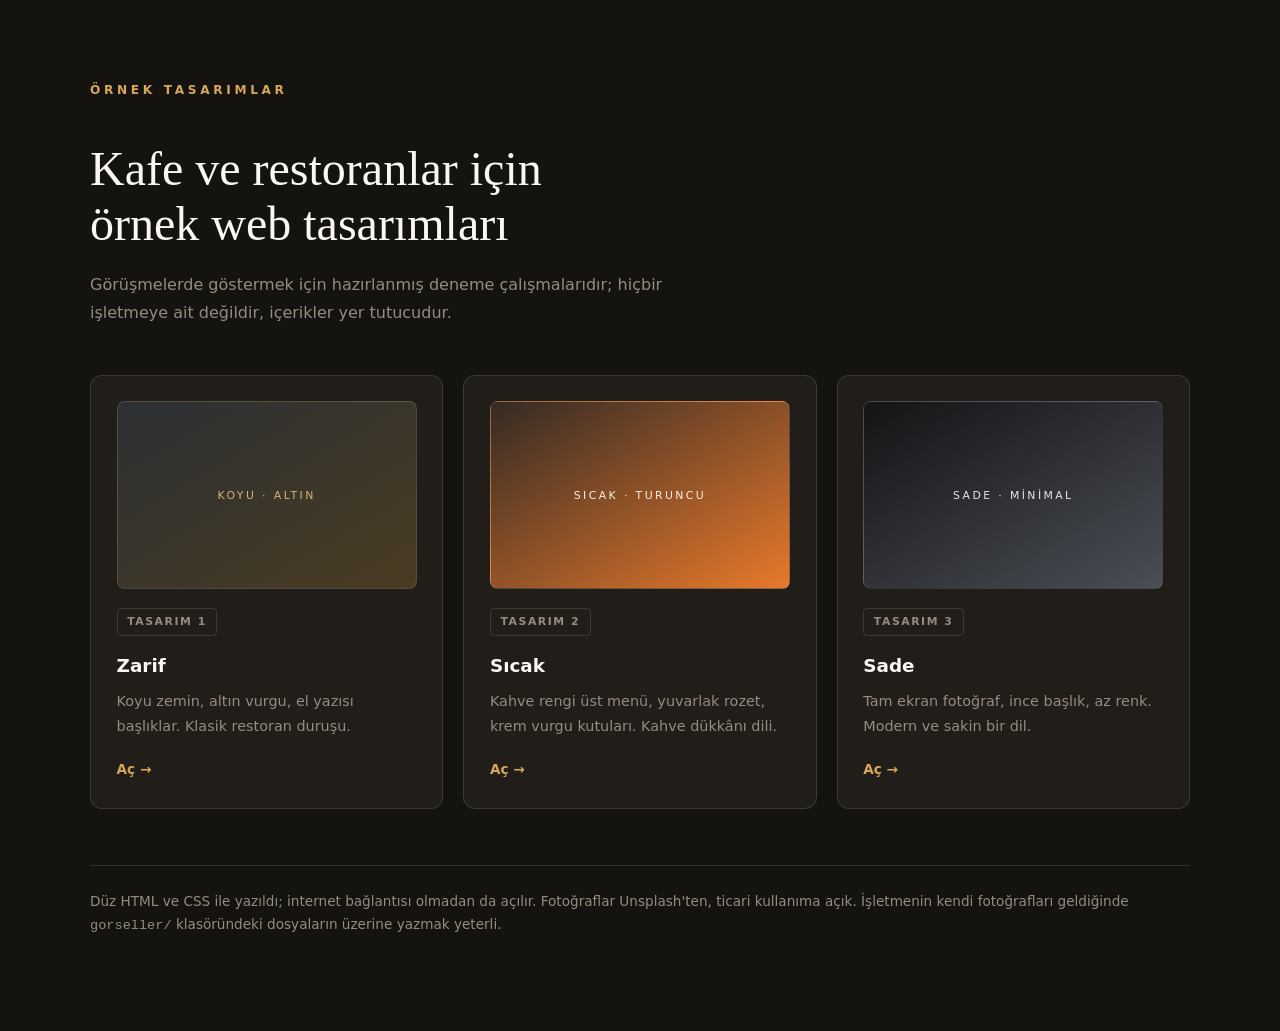
<file: index.html>
<!doctype html>
<html lang="tr">
  <head>
    <meta charset="utf-8" />
    <meta name="viewport" content="width=device-width, initial-scale=1" />
    <title>Kafe — Örnek Web Tasarımları</title>
    <style>
      :root {
        --zemin: #15130f;
        --kart: #211d18;
        --cizgi: rgb(255 255 255 / 0.12);
        --cizgi-2: rgb(255 255 255 / 0.26);
        --baslik: #faf7f2;
        --metin: #cfc7bb;
        --soluk: #958c80;
        --vurgu: #d6a65a;
      }
      * {
        box-sizing: border-box;
      }
      body {
        margin: 0;
        min-height: 100vh;
        padding: clamp(2.5rem, 7vw, 5rem) clamp(1.25rem, 5vw, 3rem);
        background: var(--zemin);
        color: var(--metin);
        font-family: "Segoe UI", system-ui, -apple-system, Roboto, Arial, sans-serif;
        line-height: 1.75;
      }
      .sayfa {
        max-width: 1100px;
        margin-inline: auto;
      }
      .ustbilgi {
        margin: 0 0 2.5rem;
        font-size: 0.76rem;
        font-weight: 700;
        letter-spacing: 0.3em;
        text-transform: uppercase;
        color: var(--vurgu);
      }
      h1 {
        margin: 0;
        font-family: Georgia, "Times New Roman", serif;
        font-size: clamp(2rem, 5vw, 3rem);
        font-weight: 400;
        color: var(--baslik);
        line-height: 1.15;
      }
      .giris {
        max-width: 62ch;
        margin: 1.2rem 0 0;
        color: var(--soluk);
      }
      .izgara {
        display: grid;
        gap: 1.25rem;
        grid-template-columns: repeat(auto-fit, minmax(260px, 1fr));
        margin-top: 3rem;
      }
      .kart {
        display: flex;
        flex-direction: column;
        padding: 1.6rem;
        background: var(--kart);
        border: 1px solid var(--cizgi);
        border-radius: 12px;
        text-decoration: none;
        color: inherit;
        transition: border-color 0.2s, translate 0.2s;
      }
      .kart:hover {
        border-color: var(--cizgi-2);
        translate: 0 -4px;
      }
      .onizleme {
        aspect-ratio: 16 / 10;
        border-radius: 8px;
        margin-bottom: 1.2rem;
        border: 1px solid var(--cizgi);
        display: grid;
        place-items: center;
        font-size: 0.68rem;
        letter-spacing: 0.22em;
        text-transform: uppercase;
      }
      .o1 {
        background: linear-gradient(150deg, #2c2f33, #4a3c22);
        color: #d6b377;
      }
      .o2 {
        background: linear-gradient(150deg, #342a24, #e8792b);
        color: #fbf0e0;
      }
      .o3 {
        background: linear-gradient(150deg, #141416, #4a4e55);
        color: #e3e6ea;
      }
      .kart h2 {
        margin: 0 0 0.4rem;
        font-size: 1.15rem;
        font-weight: 700;
        color: var(--baslik);
      }
      .kart p {
        margin: 0;
        font-size: 0.9rem;
        color: var(--soluk);
      }
      .rozet {
        align-self: flex-start;
        margin-bottom: 0.9rem;
        padding: 0.2rem 0.6rem;
        border: 1px solid var(--cizgi);
        border-radius: 4px;
        font-size: 0.68rem;
        font-weight: 700;
        letter-spacing: 0.14em;
        text-transform: uppercase;
        color: var(--soluk);
      }
      .ac {
        margin-top: 1.2rem;
        font-size: 0.85rem;
        font-weight: 700;
        color: var(--vurgu);
      }
      .not {
        margin-top: 3.5rem;
        padding-top: 1.5rem;
        border-top: 1px solid var(--cizgi);
        font-size: 0.85rem;
        color: var(--soluk);
      }
    </style>
  </head>
  <body>
    <div class="sayfa">
      <p class="ustbilgi">Örnek Tasarımlar</p>

      <h1>Kafe ve restoranlar için<br />örnek web tasarımları</h1>
      <p class="giris">
        Görüşmelerde göstermek için hazırlanmış deneme çalışmalarıdır; hiçbir işletmeye ait
        değildir, içerikler yer tutucudur.
      </p>

      <div class="izgara">
        <a class="kart" href="01-zarif/index.html">
          <div class="onizleme o1">Koyu · Altın</div>
          <span class="rozet">Tasarım 1</span>
          <h2>Zarif</h2>
          <p>Koyu zemin, altın vurgu, el yazısı başlıklar. Klasik restoran duruşu.</p>
          <span class="ac">Aç →</span>
        </a>

        <a class="kart" href="02-sicak/index.html">
          <div class="onizleme o2">Sıcak · Turuncu</div>
          <span class="rozet">Tasarım 2</span>
          <h2>Sıcak</h2>
          <p>Kahve rengi üst menü, yuvarlak rozet, krem vurgu kutuları. Kahve dükkânı dili.</p>
          <span class="ac">Aç →</span>
        </a>

        <a class="kart" href="03-sade/index.html">
          <div class="onizleme o3">Sade · Minimal</div>
          <span class="rozet">Tasarım 3</span>
          <h2>Sade</h2>
          <p>Tam ekran fotoğraf, ince başlık, az renk. Modern ve sakin bir dil.</p>
          <span class="ac">Aç →</span>
        </a>
      </div>

      <p class="not">
        Düz HTML ve CSS ile yazıldı; internet bağlantısı olmadan da açılır. Fotoğraflar
        Unsplash'ten, ticari kullanıma açık. İşletmenin kendi fotoğrafları geldiğinde
        <code>gorseller/</code> klasöründeki dosyaların üzerine yazmak yeterli.
      </p>
    </div>
  </body>
</html>
</file>
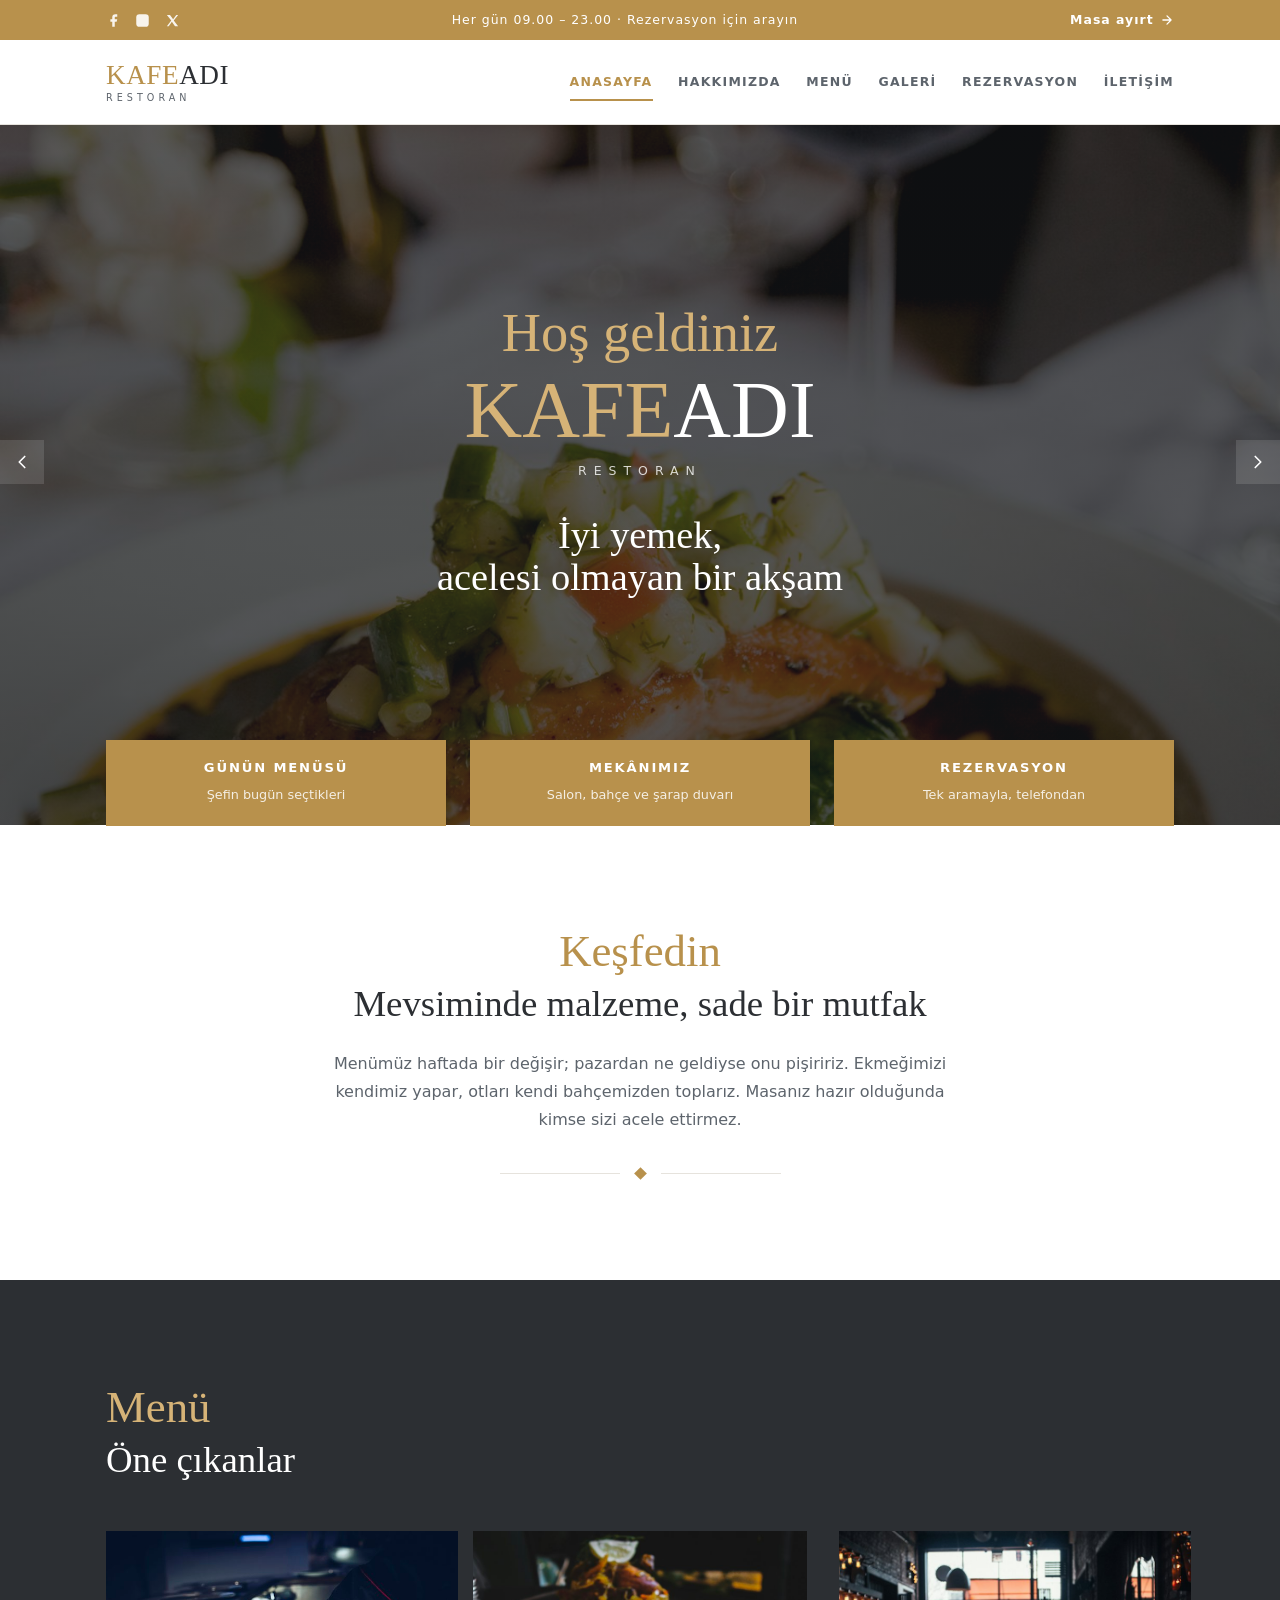
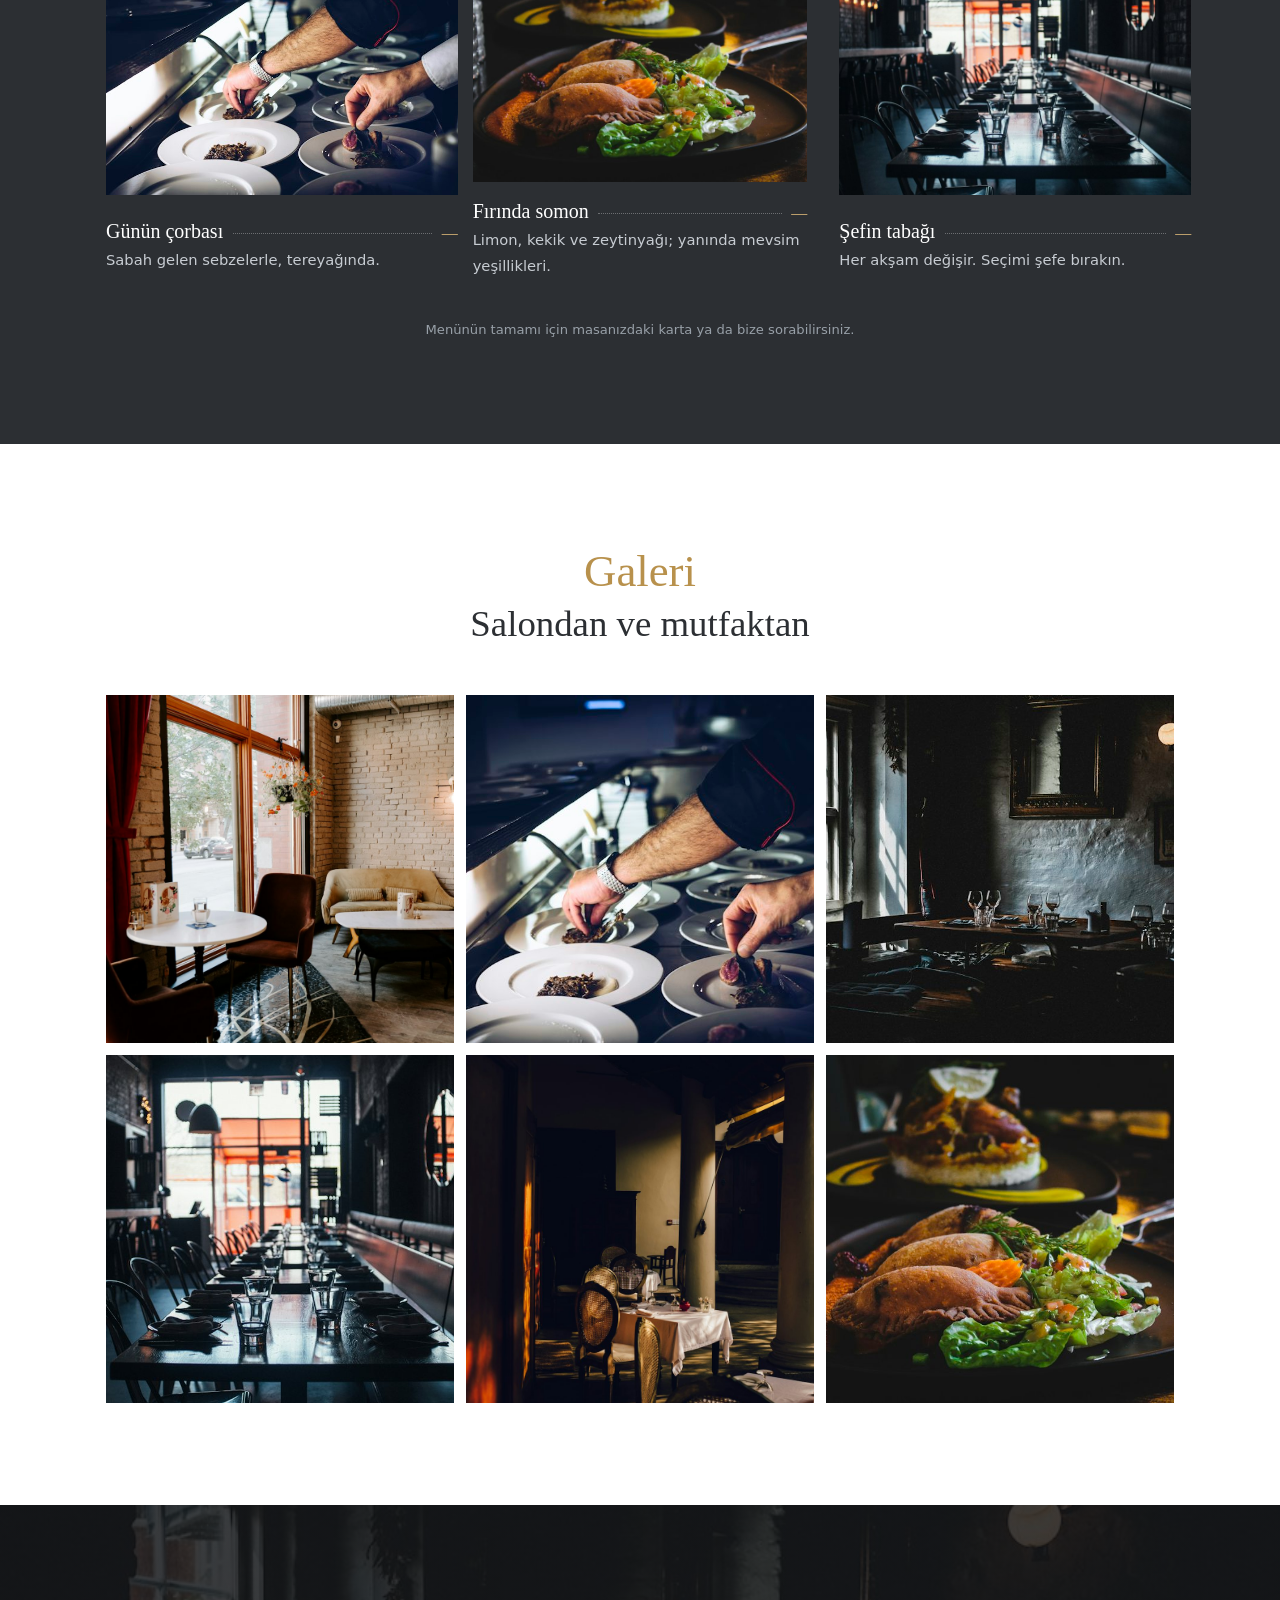
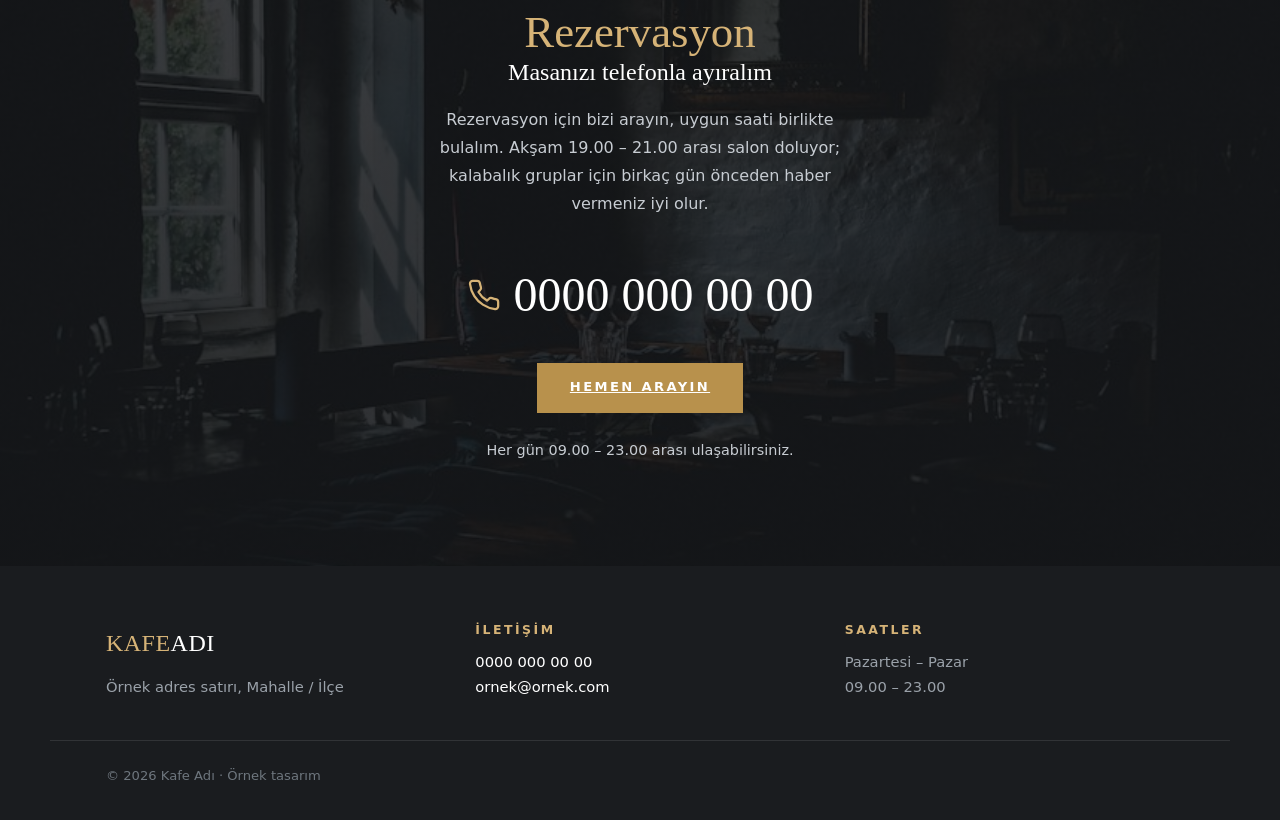
<file: 01-zarif/index.html>
<!doctype html>
<html lang="tr">
  <head>
    <meta charset="utf-8" />
    <meta name="viewport" content="width=device-width, initial-scale=1" />
    <title>Kafe Adı — Restoran</title>
    <meta name="description" content="Örnek restoran web sitesi tasarımı: menü, galeri, rezervasyon." />
    <link rel="stylesheet" href="style.css" />
  </head>
  <body>
    <!-- Üst şerit: sosyal, duyuru, sepet -->
    <div class="serit">
      <div class="kap serit-ic">
        <nav class="serit-sosyal" aria-label="Sosyal medya">
          <a href="#" aria-label="Facebook"><svg viewBox="0 0 24 24"><path d="M18 2h-3a5 5 0 0 0-5 5v3H7v4h3v8h4v-8h3l1-4h-4V7a1 1 0 0 1 1-1h3z"/></svg></a>
          <a href="#" aria-label="Instagram"><svg viewBox="0 0 24 24"><rect x="2" y="2" width="20" height="20" rx="5"/><circle cx="12" cy="12" r="4"/><circle cx="17.5" cy="6.5" r="1.2"/></svg></a>
          <a href="#" aria-label="X"><svg viewBox="0 0 24 24"><path d="M3 3h5l5 7 5-7h3l-7 9 7 9h-5l-5-7-5 7H3l7-9z"/></svg></a>
        </nav>
        <p class="serit-orta">Her gün 09.00 – 23.00 · Rezervasyon için arayın</p>
        <a href="#rezervasyon" class="serit-sag">
          Masa ayırt
          <svg viewBox="0 0 24 24" aria-hidden="true"><path d="M5 12h14M12 5l7 7-7 7"/></svg>
        </a>
      </div>
    </div>

    <!-- Başlık -->
    <header class="ust" id="ust">
      <div class="kap ust-ic">
        <a href="#ust" class="marka" aria-label="Ana sayfa">
          <span class="marka-ad"><b>KAFE</b>ADI</span>
          <span class="marka-alt">RESTORAN</span>
        </a>

        <nav class="menu" aria-label="Ana menü">
          <a href="#ust" class="etkin">ANASAYFA</a>
          <a href="#hakkinda">HAKKIMIZDA</a>
          <a href="#menu">MENÜ</a>
          <a href="#galeri">GALERİ</a>
          <a href="#rezervasyon">REZERVASYON</a>
          <a href="#iletisim">İLETİŞİM</a>
        </nav>

        <button class="menu-ac" type="button" aria-label="Menüyü aç" aria-expanded="false">
          <span></span><span></span><span></span>
        </button>
      </div>
    </header>

    <main>
      <!-- Kahraman -->
      <section class="kahraman">
        <div class="kahraman-ic">
          <p class="elyazisi hos">Hoş geldiniz</p>
          <p class="kahraman-marka"><b>KAFE</b>ADI</p>
          <p class="kahraman-alt">RESTORAN</p>
          <p class="elyazisi slogan">İyi yemek,<br />acelesi olmayan bir akşam</p>
        </div>

        <button class="ok ok-sol" type="button" aria-label="Önceki">
          <svg viewBox="0 0 24 24"><path d="M15 18 9 12l6-6"/></svg>
        </button>
        <button class="ok ok-sag" type="button" aria-label="Sonraki">
          <svg viewBox="0 0 24 24"><path d="m9 6 6 6-6 6"/></svg>
        </button>

        <!-- Hero'nun altına oturan üç kutu -->
        <div class="kap kutular">
          <a class="kutu" href="#menu">
            <strong>GÜNÜN MENÜSÜ</strong>
            <span>Şefin bugün seçtikleri</span>
          </a>
          <a class="kutu" href="#galeri">
            <strong>MEKÂNIMIZ</strong>
            <span>Salon, bahçe ve şarap duvarı</span>
          </a>
          <a class="kutu" href="#iletisim">
            <strong>REZERVASYON</strong>
            <span>Tek aramayla, telefondan</span>
          </a>
        </div>
      </section>

      <!-- Keşfet -->
      <section class="bolum orta" id="hakkinda">
        <div class="kap dar">
          <p class="elyazisi bolum-elyazisi">Keşfedin</p>
          <h2>Mevsiminde malzeme, sade bir mutfak</h2>
          <p class="giris">
            Menümüz haftada bir değişir; pazardan ne geldiyse onu pişiririz. Ekmeğimizi kendimiz
            yapar, otları kendi bahçemizden toplarız. Masanız hazır olduğunda kimse sizi acele
            ettirmez.
          </p>
          <div class="ayrac" aria-hidden="true"><span></span><i></i><span></span></div>
        </div>
      </section>

      <!-- Menü -->
      <section class="bolum koyu" id="menu">
        <div class="kap">
          <div class="bolum-ust">
            <p class="elyazisi bolum-elyazisi altin">Menü</p>
            <h2>Öne çıkanlar</h2>
          </div>

          <div class="menu-izgara">
            <article class="yemek">
              <div class="yemek-gorsel y1" aria-hidden="true"></div>
              <div class="yemek-ic">
                <div class="yemek-satir">
                  <h3>Günün çorbası</h3>
                  <span class="nokta" aria-hidden="true"></span>
                  <span class="fiyat">—</span>
                </div>
                <p>Sabah gelen sebzelerle, tereyağında.</p>
              </div>
            </article>
            <article class="yemek">
              <div class="yemek-gorsel y2" aria-hidden="true"></div>
              <div class="yemek-ic">
                <div class="yemek-satir">
                  <h3>Fırında somon</h3>
                  <span class="nokta" aria-hidden="true"></span>
                  <span class="fiyat">—</span>
                </div>
                <p>Limon, kekik ve zeytinyağı; yanında mevsim yeşillikleri.</p>
              </div>
            </article>
            <article class="yemek">
              <div class="yemek-gorsel y3" aria-hidden="true"></div>
              <div class="yemek-ic">
                <div class="yemek-satir">
                  <h3>Şefin tabağı</h3>
                  <span class="nokta" aria-hidden="true"></span>
                  <span class="fiyat">—</span>
                </div>
                <p>Her akşam değişir. Seçimi şefe bırakın.</p>
              </div>
            </article>
          </div>

          <p class="menu-not">Menünün tamamı için masanızdaki karta ya da bize sorabilirsiniz.</p>
        </div>
      </section>

      <!-- Galeri -->
      <section class="bolum" id="galeri">
        <div class="kap">
          <div class="bolum-ust orta">
            <p class="elyazisi bolum-elyazisi">Galeri</p>
            <h2>Salondan ve mutfaktan</h2>
          </div>
          <div class="galeri">
            <div class="kare g1"></div>
            <div class="kare g2"></div>
            <div class="kare g3"></div>
            <div class="kare g4"></div>
            <div class="kare g5"></div>
            <div class="kare g6"></div>
          </div>
        </div>
      </section>

      <!-- Rezervasyon -->
      <section class="rezervasyon" id="rezervasyon">
        <div class="kap rez-ic orta">
          <p class="elyazisi bolum-elyazisi altin">Rezervasyon</p>
          <h2>Masanızı telefonla ayıralım</h2>
          <p class="rez-metin">
            Rezervasyon için bizi arayın, uygun saati birlikte bulalım. Akşam 19.00 – 21.00 arası
            salon doluyor; kalabalık gruplar için birkaç gün önceden haber vermeniz iyi olur.
          </p>

          <a class="rez-telefon" href="tel:+900000000000">
            <svg viewBox="0 0 24 24" aria-hidden="true"><path d="M22 16.9v3a2 2 0 0 1-2.2 2 19.8 19.8 0 0 1-8.6-3.1 19.5 19.5 0 0 1-6-6A19.8 19.8 0 0 1 2.1 4.2 2 2 0 0 1 4.1 2h3a2 2 0 0 1 2 1.7c.1.9.4 1.8.7 2.7a2 2 0 0 1-.5 2.1L8.1 9.9a16 16 0 0 0 6 6l1.4-1.2a2 2 0 0 1 2.1-.5c.9.3 1.8.6 2.7.7a2 2 0 0 1 1.7 2z"/></svg>
            0000 000 00 00
          </a>

          <a href="tel:+900000000000" class="dugme dugme-altin">HEMEN ARAYIN</a>

          <p class="rez-saat">Her gün 09.00 – 23.00 arası ulaşabilirsiniz.</p>
        </div>
      </section>
    </main>

    <footer class="alt" id="iletisim">
      <div class="kap alt-ic">
        <div>
          <p class="marka-ad alt-marka"><b>KAFE</b>ADI</p>
          <p class="alt-metin">Örnek adres satırı, Mahalle / İlçe</p>
        </div>
        <div>
          <h3>İletişim</h3>
          <p><a href="tel:+900000000000">0000 000 00 00</a></p>
          <p><a href="mailto:ornek@ornek.com">ornek@ornek.com</a></p>
        </div>
        <div>
          <h3>Saatler</h3>
          <p>Pazartesi – Pazar</p>
          <p>09.00 – 23.00</p>
        </div>
      </div>
      <div class="kap telif">© <span id="yil">2026</span> Kafe Adı · Örnek tasarım</div>
    </footer>

    <script>
      document.getElementById('yil').textContent = new Date().getFullYear();

      const ac = document.querySelector('.menu-ac');
      const menu = document.querySelector('.menu');
      ac.addEventListener('click', () => {
        const acik = menu.classList.toggle('acik');
        ac.setAttribute('aria-expanded', String(acik));
      });
      menu.addEventListener('click', (e) => e.target.tagName === 'A' && menu.classList.remove('acik'));

      const gozlemci = new IntersectionObserver(
        (g) => g.forEach((x) => x.isIntersecting && x.target.classList.add('gorundu')),
        { rootMargin: '0px 0px -10% 0px' },
      );
      document.querySelectorAll('.bolum, .rezervasyon').forEach((el) => gozlemci.observe(el));
    </script>
  </body>
</html>
</file>
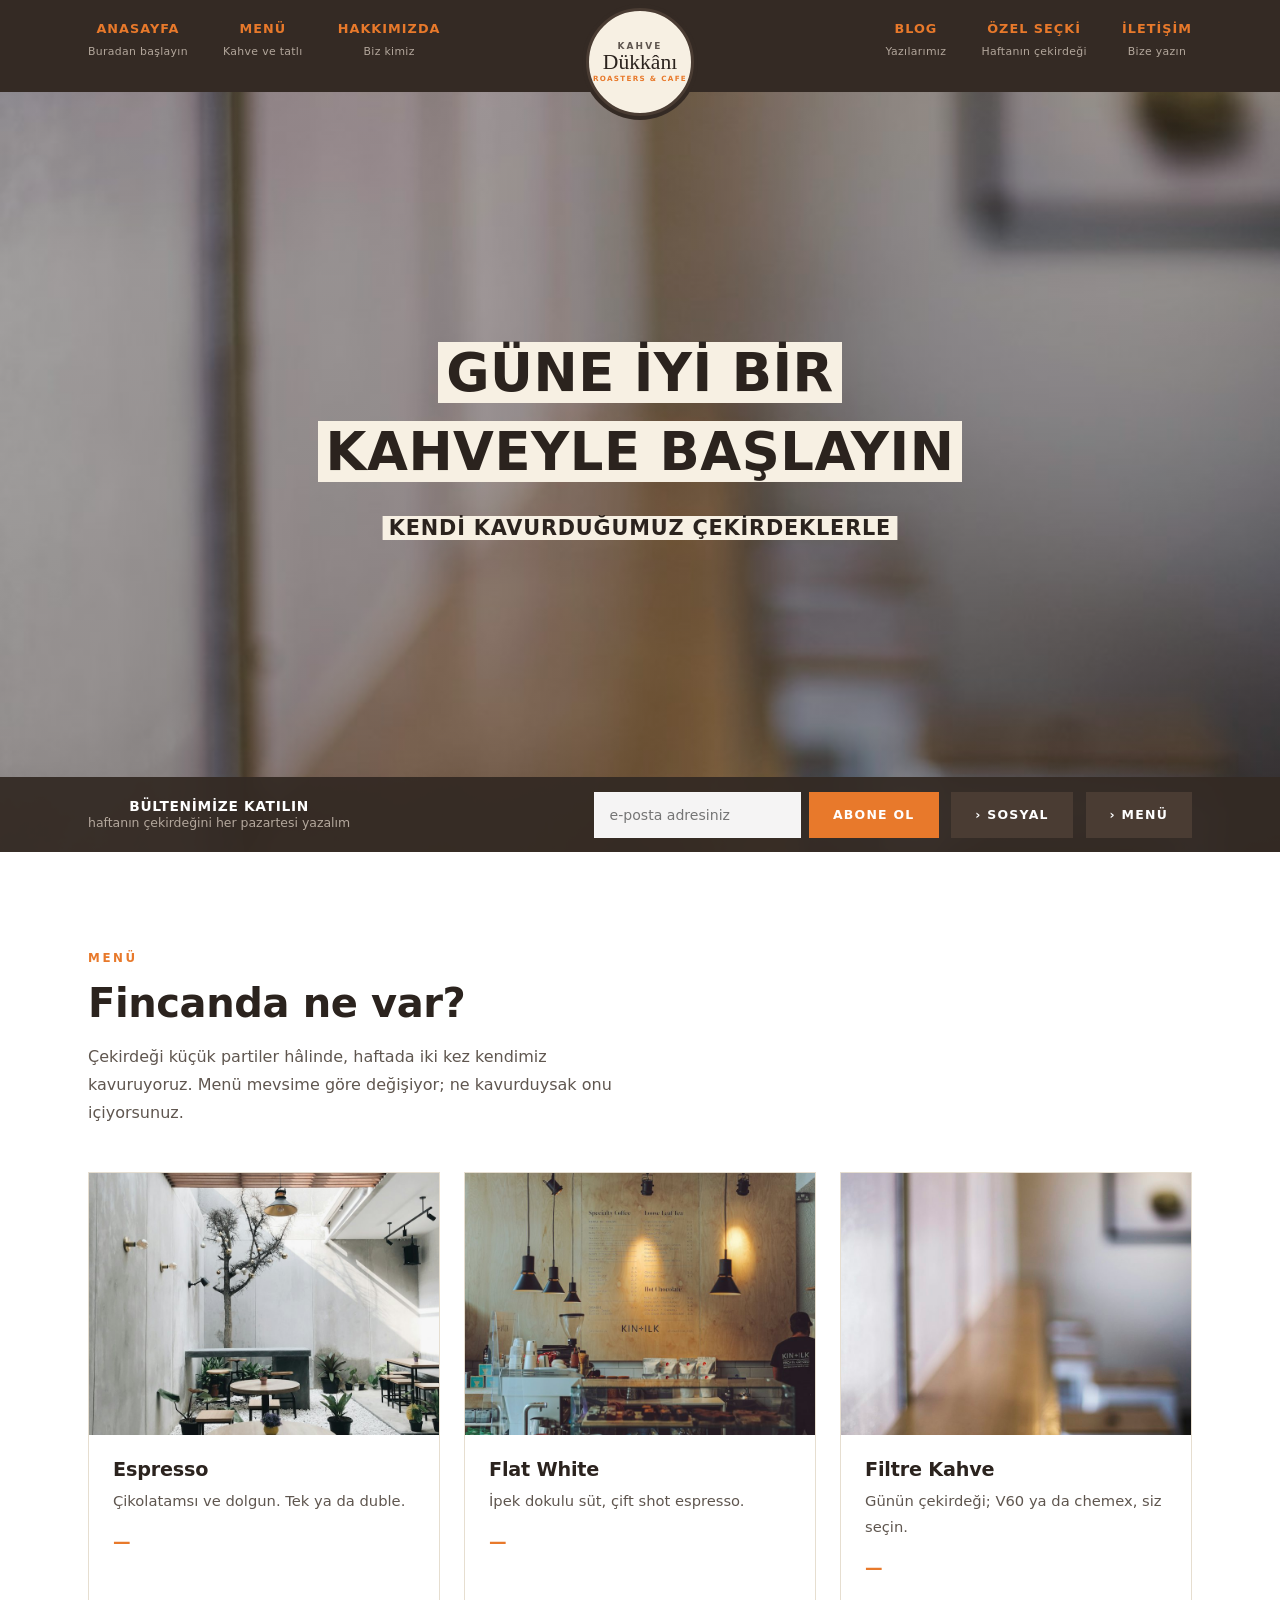
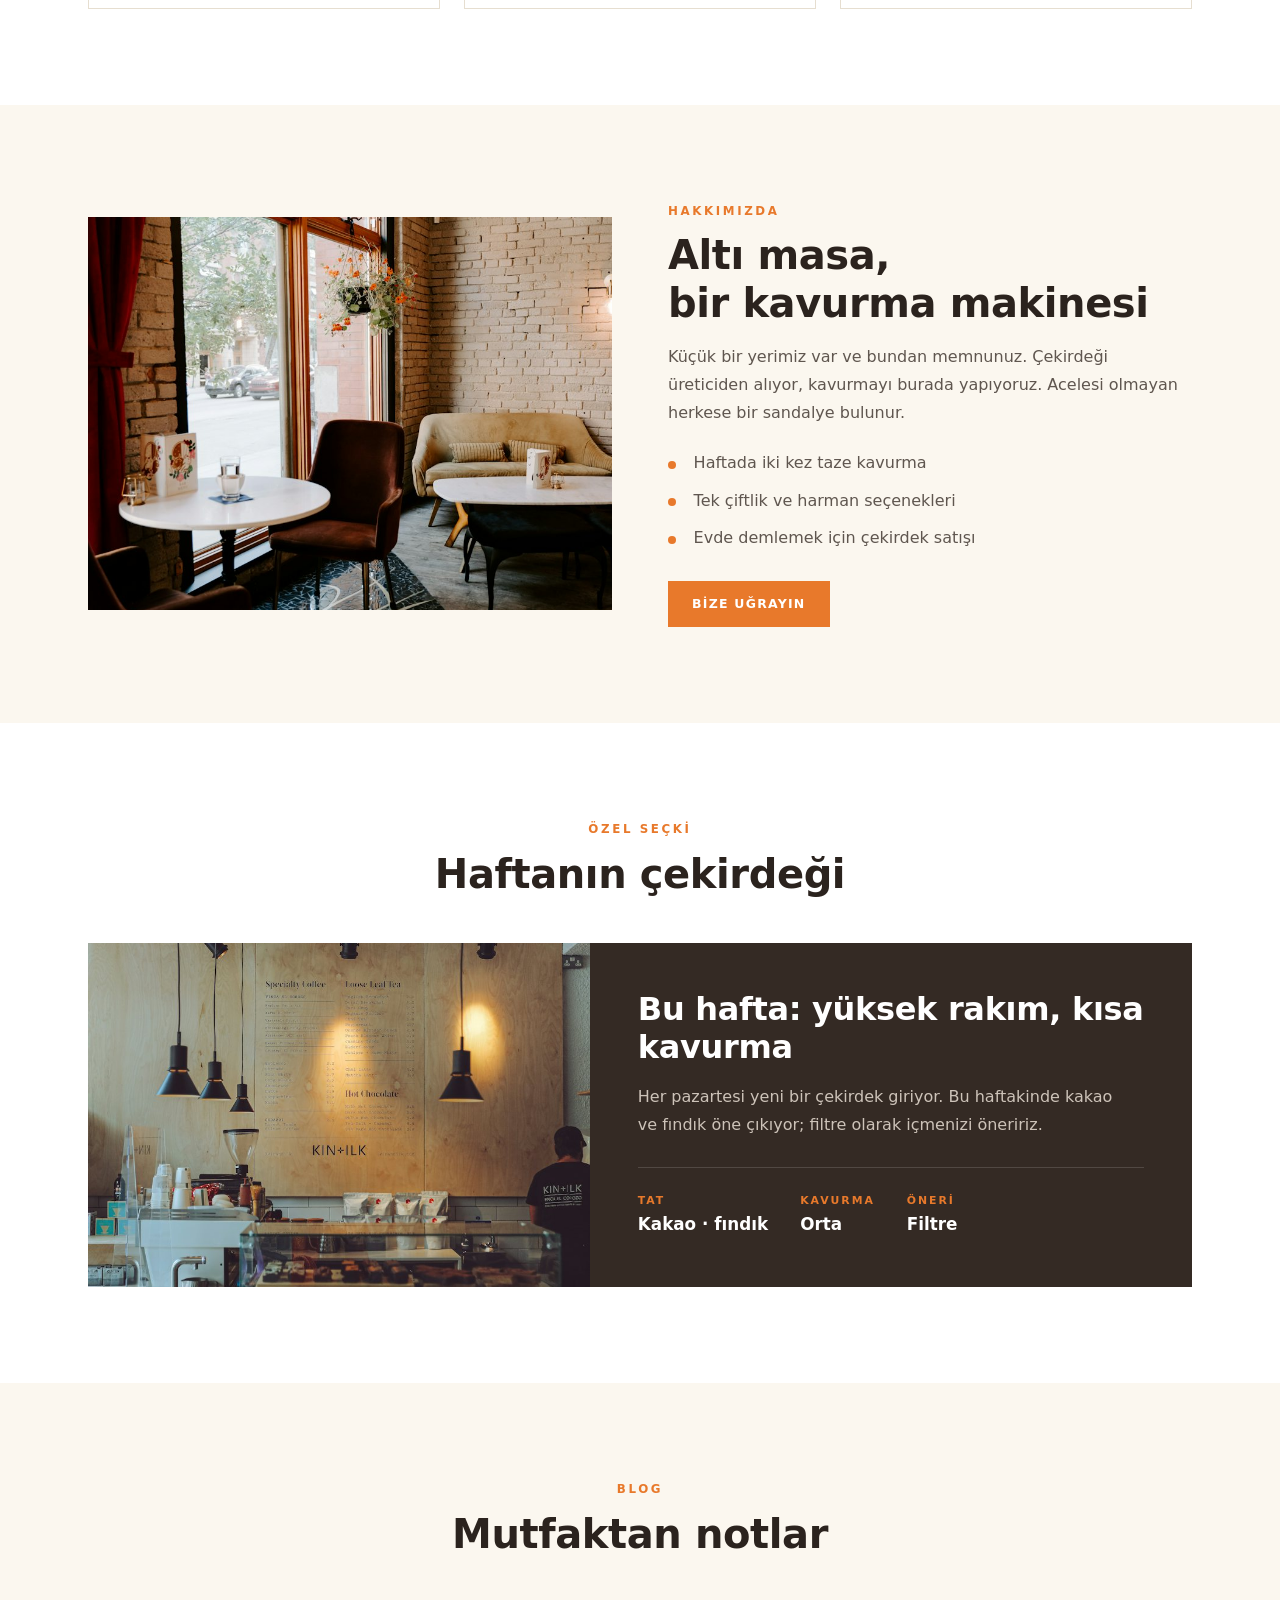
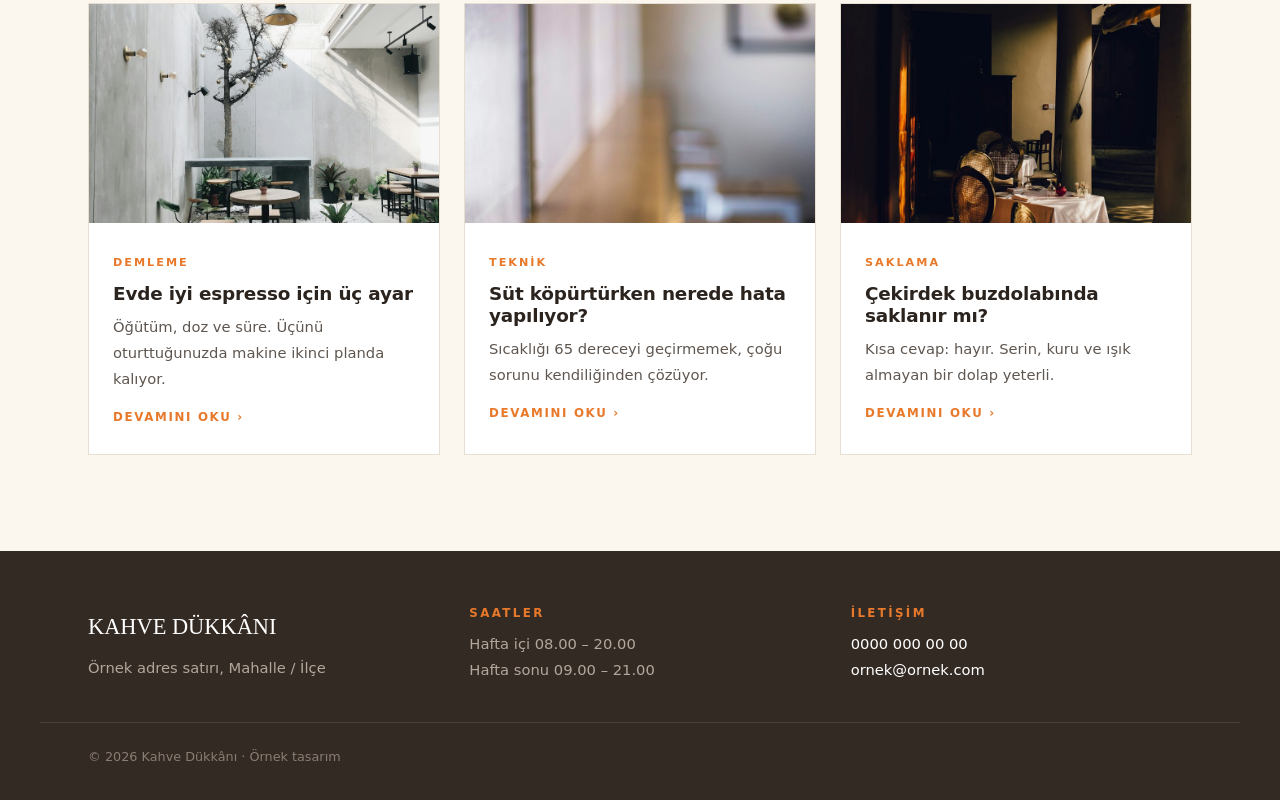
<file: 02-sicak/index.html>
<!doctype html>
<html lang="tr">
  <head>
    <meta charset="utf-8" />
    <meta name="viewport" content="width=device-width, initial-scale=1" />
    <title>Kahve Dükkânı — Örnek Tasarım</title>
    <meta name="description" content="Örnek kahve dükkânı web sitesi tasarımı: menü, blog, abonelik." />
    <link rel="stylesheet" href="style.css" />
  </head>
  <body>
    <!-- Üst menü: iki satırlı başlıklar, ortada yuvarlak rozet -->
    <header class="ust" id="ust">
      <div class="ust-ic">
        <nav class="menu menu-sol" aria-label="Sol menü">
          <a href="#ust"><b>ANASAYFA</b><span>Buradan başlayın</span></a>
          <a href="#menu"><b>MENÜ</b><span>Kahve ve tatlı</span></a>
          <a href="#hakkinda"><b>HAKKIMIZDA</b><span>Biz kimiz</span></a>
        </nav>

        <a href="#ust" class="rozet" aria-label="Ana sayfa">
          <span class="rozet-ic">
            <i class="rozet-ust">KAHVE</i>
            <i class="rozet-ad">Dükkânı</i>
            <i class="rozet-alt">ROASTERS &amp; CAFE</i>
          </span>
        </a>

        <nav class="menu menu-sag" aria-label="Sağ menü">
          <a href="#blog"><b>BLOG</b><span>Yazılarımız</span></a>
          <a href="#ozel"><b>ÖZEL SEÇKİ</b><span>Haftanın çekirdeği</span></a>
          <a href="#iletisim"><b>İLETİŞİM</b><span>Bize yazın</span></a>
        </nav>

        <button class="menu-ac" type="button" aria-label="Menüyü aç" aria-expanded="false">
          <span></span><span></span><span></span>
        </button>
      </div>

      <nav class="mobil-menu" aria-label="Mobil menü">
        <a href="#menu">MENÜ</a>
        <a href="#hakkinda">HAKKIMIZDA</a>
        <a href="#blog">BLOG</a>
        <a href="#ozel">ÖZEL SEÇKİ</a>
        <a href="#iletisim">İLETİŞİM</a>
      </nav>
    </header>

    <main>
      <!-- Kahraman -->
      <section class="kahraman">
        <div class="kahraman-ic">
          <h1><span>GÜNE İYİ BİR</span><br /><span>KAHVEYLE BAŞLAYIN</span></h1>
          <p class="kahraman-alt"><span>KENDİ KAVURDUĞUMUZ ÇEKİRDEKLERLE</span></p>
        </div>

        <!-- Alt şerit: bülten -->
        <div class="bulten">
          <div class="kap bulten-ic">
            <div class="bulten-yazi">
              <strong>BÜLTENİMİZE KATILIN</strong>
              <span>haftanın çekirdeğini her pazartesi yazalım</span>
            </div>
            <form class="bulten-form" onsubmit="event.preventDefault(); this.reset(); alert('Örnek tasarım: form gönderimi bağlı değil.');">
              <input type="email" required placeholder="e-posta adresiniz" aria-label="E-posta adresiniz" />
              <button type="submit" class="dugme">ABONE OL</button>
            </form>
            <a href="#iletisim" class="dugme dugme-ok">› SOSYAL</a>
            <a href="#menu" class="dugme dugme-ok">› MENÜ</a>
          </div>
        </div>
      </section>

      <!-- Menü -->
      <section class="bolum" id="menu">
        <div class="kap">
          <header class="bolum-ust">
            <p class="etiket">MENÜ</p>
            <h2>Fincanda ne var?</h2>
            <p class="bolum-metin">
              Çekirdeği küçük partiler hâlinde, haftada iki kez kendimiz kavuruyoruz. Menü mevsime
              göre değişiyor; ne kavurduysak onu içiyorsunuz.
            </p>
          </header>

          <div class="urun-izgara">
            <article class="urun">
              <div class="urun-gorsel u1" aria-hidden="true"></div>
              <div class="urun-ic">
                <h3>Espresso</h3>
                <p>Çikolatamsı ve dolgun. Tek ya da duble.</p>
                <span class="urun-fiyat">—</span>
              </div>
            </article>
            <article class="urun">
              <div class="urun-gorsel u2" aria-hidden="true"></div>
              <div class="urun-ic">
                <h3>Flat White</h3>
                <p>İpek dokulu süt, çift shot espresso.</p>
                <span class="urun-fiyat">—</span>
              </div>
            </article>
            <article class="urun">
              <div class="urun-gorsel u3" aria-hidden="true"></div>
              <div class="urun-ic">
                <h3>Filtre Kahve</h3>
                <p>Günün çekirdeği; V60 ya da chemex, siz seçin.</p>
                <span class="urun-fiyat">—</span>
              </div>
            </article>
          </div>
        </div>
      </section>

      <!-- Hakkımızda -->
      <section class="bolum krem" id="hakkinda">
        <div class="kap ikili">
          <div class="ikili-gorsel" aria-hidden="true"></div>
          <div>
            <p class="etiket">HAKKIMIZDA</p>
            <h2>Altı masa,<br />bir kavurma makinesi</h2>
            <p class="bolum-metin">
              Küçük bir yerimiz var ve bundan memnunuz. Çekirdeği üreticiden alıyor, kavurmayı
              burada yapıyoruz. Acelesi olmayan herkese bir sandalye bulunur.
            </p>
            <ul class="liste">
              <li>Haftada iki kez taze kavurma</li>
              <li>Tek çiftlik ve harman seçenekleri</li>
              <li>Evde demlemek için çekirdek satışı</li>
            </ul>
            <a href="#iletisim" class="dugme">BİZE UĞRAYIN</a>
          </div>
        </div>
      </section>

      <!-- Özel seçki -->
      <section class="bolum" id="ozel">
        <div class="kap">
          <header class="bolum-ust orta">
            <p class="etiket">ÖZEL SEÇKİ</p>
            <h2>Haftanın çekirdeği</h2>
          </header>

          <div class="secki">
            <div class="secki-gorsel" aria-hidden="true"></div>
            <div class="secki-ic">
              <h3>Bu hafta: yüksek rakım, kısa kavurma</h3>
              <p>
                Her pazartesi yeni bir çekirdek giriyor. Bu haftakinde kakao ve fındık öne çıkıyor;
                filtre olarak içmenizi öneririz.
              </p>
              <dl class="notlar">
                <div><dt>Tat</dt><dd>Kakao · fındık</dd></div>
                <div><dt>Kavurma</dt><dd>Orta</dd></div>
                <div><dt>Öneri</dt><dd>Filtre</dd></div>
              </dl>
            </div>
          </div>
        </div>
      </section>

      <!-- Blog -->
      <section class="bolum krem" id="blog">
        <div class="kap">
          <header class="bolum-ust orta">
            <p class="etiket">BLOG</p>
            <h2>Mutfaktan notlar</h2>
          </header>

          <div class="yazi-izgara">
            <article class="yazi">
              <div class="yazi-gorsel b1" aria-hidden="true"></div>
              <div class="yazi-ic">
                <span class="yazi-tarih">Demleme</span>
                <h3>Evde iyi espresso için üç ayar</h3>
                <p>Öğütüm, doz ve süre. Üçünü oturttuğunuzda makine ikinci planda kalıyor.</p>
                <a href="#" class="bag">DEVAMINI OKU ›</a>
              </div>
            </article>
            <article class="yazi">
              <div class="yazi-gorsel b2" aria-hidden="true"></div>
              <div class="yazi-ic">
                <span class="yazi-tarih">Teknik</span>
                <h3>Süt köpürtürken nerede hata yapılıyor?</h3>
                <p>Sıcaklığı 65 dereceyi geçirmemek, çoğu sorunu kendiliğinden çözüyor.</p>
                <a href="#" class="bag">DEVAMINI OKU ›</a>
              </div>
            </article>
            <article class="yazi">
              <div class="yazi-gorsel b3" aria-hidden="true"></div>
              <div class="yazi-ic">
                <span class="yazi-tarih">Saklama</span>
                <h3>Çekirdek buzdolabında saklanır mı?</h3>
                <p>Kısa cevap: hayır. Serin, kuru ve ışık almayan bir dolap yeterli.</p>
                <a href="#" class="bag">DEVAMINI OKU ›</a>
              </div>
            </article>
          </div>
        </div>
      </section>
    </main>

    <footer class="alt" id="iletisim">
      <div class="kap alt-ic">
        <div>
          <p class="alt-marka">KAHVE DÜKKÂNI</p>
          <p>Örnek adres satırı, Mahalle / İlçe</p>
        </div>
        <div>
          <h3>SAATLER</h3>
          <p>Hafta içi 08.00 – 20.00</p>
          <p>Hafta sonu 09.00 – 21.00</p>
        </div>
        <div>
          <h3>İLETİŞİM</h3>
          <p><a href="tel:+900000000000">0000 000 00 00</a></p>
          <p><a href="mailto:ornek@ornek.com">ornek@ornek.com</a></p>
        </div>
      </div>
      <div class="kap telif">© <span id="yil">2026</span> Kahve Dükkânı · Örnek tasarım</div>
    </footer>

    <script>
      document.getElementById('yil').textContent = new Date().getFullYear();

      const ac = document.querySelector('.menu-ac');
      const mobil = document.querySelector('.mobil-menu');
      ac.addEventListener('click', () => {
        const acik = mobil.classList.toggle('acik');
        ac.setAttribute('aria-expanded', String(acik));
      });
      mobil.addEventListener('click', (e) => e.target.tagName === 'A' && mobil.classList.remove('acik'));

      const gozlemci = new IntersectionObserver(
        (g) => g.forEach((x) => x.isIntersecting && x.target.classList.add('gorundu')),
        { rootMargin: '0px 0px -10% 0px' },
      );
      document.querySelectorAll('.bolum').forEach((el) => gozlemci.observe(el));
    </script>
  </body>
</html>
</file>
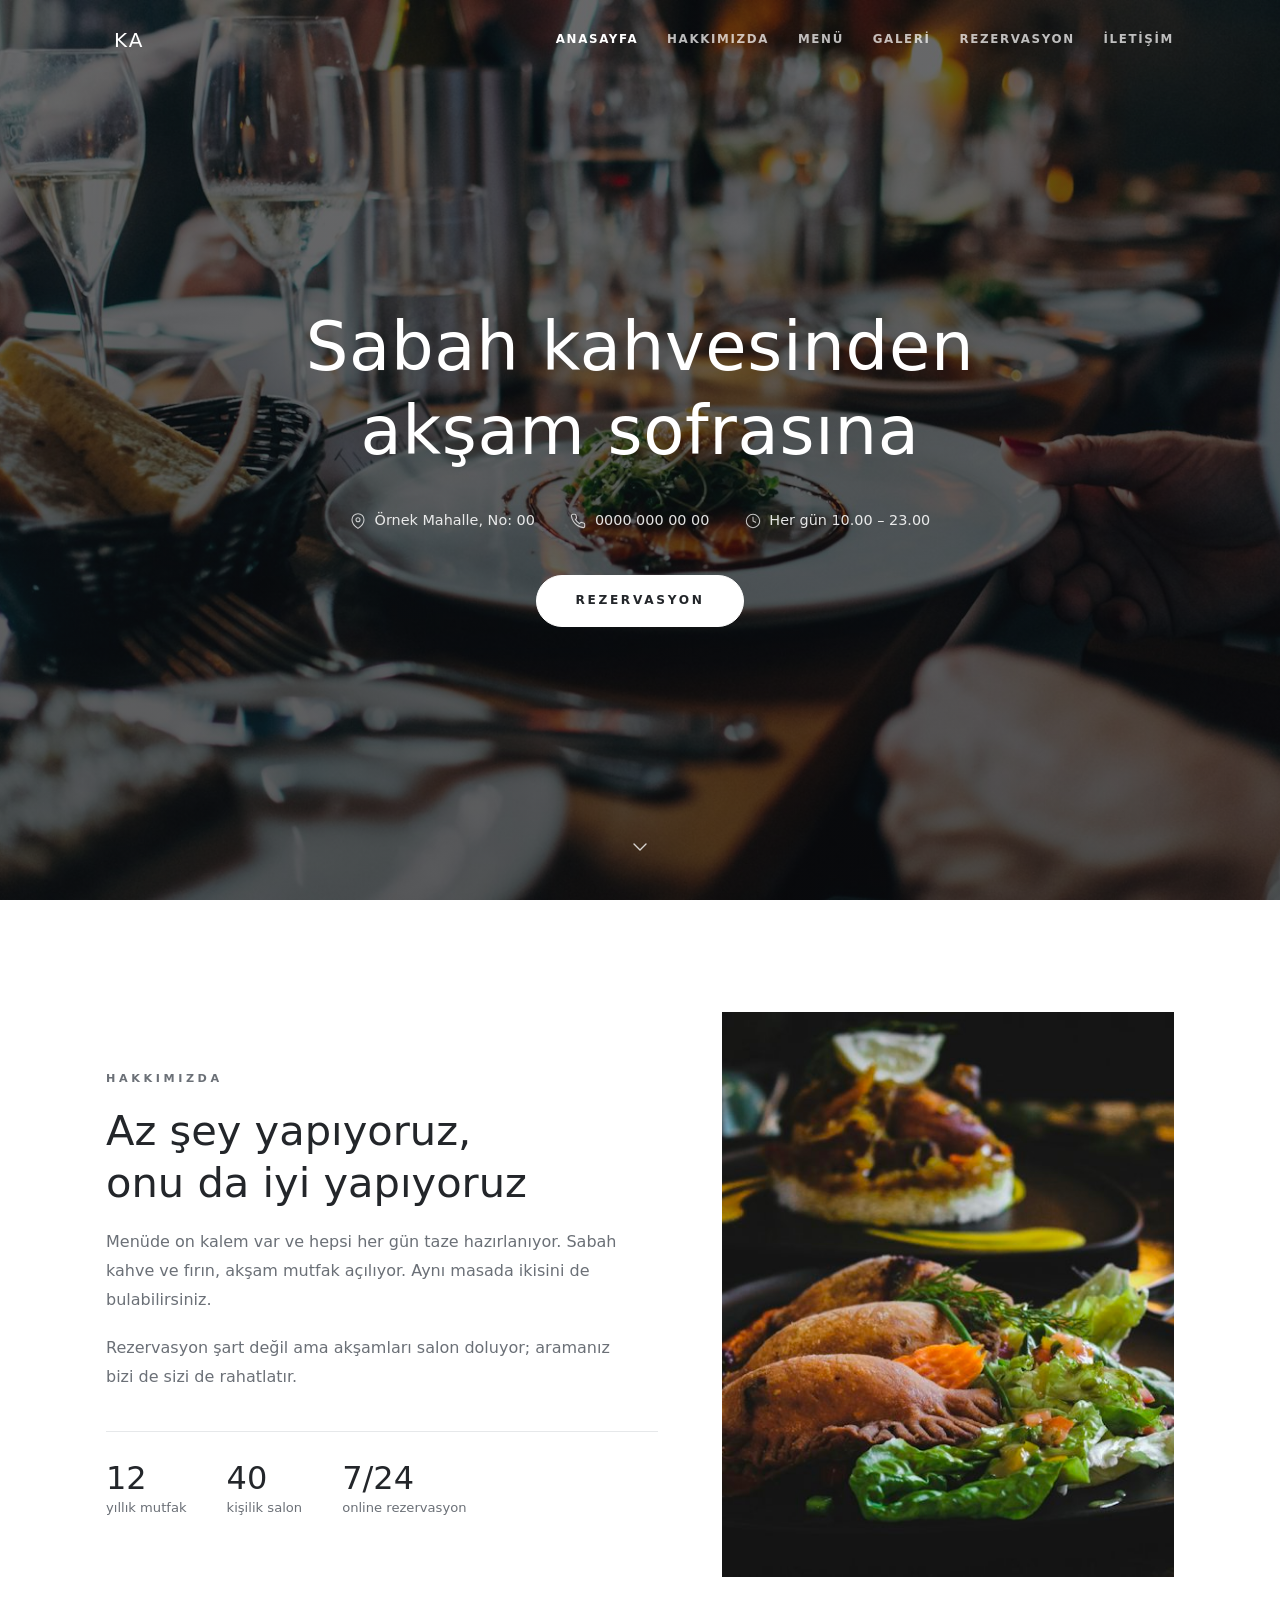
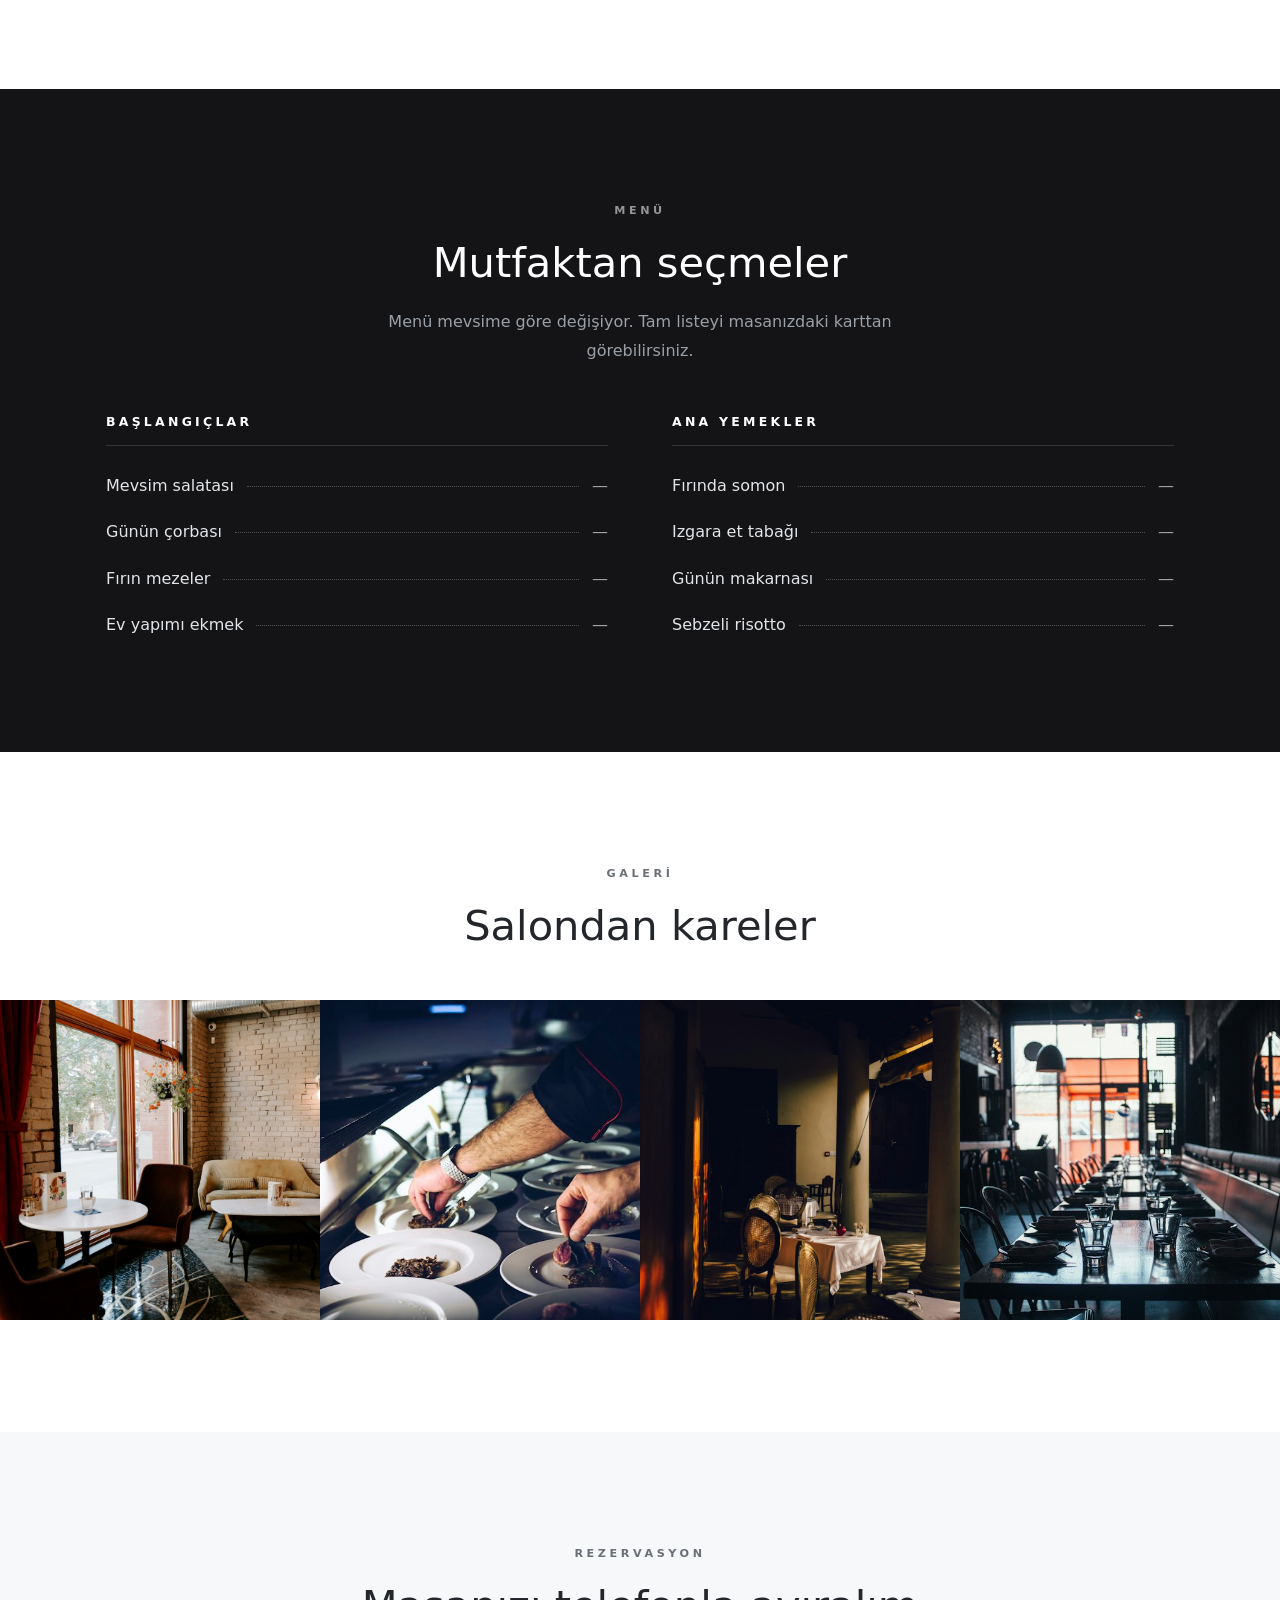
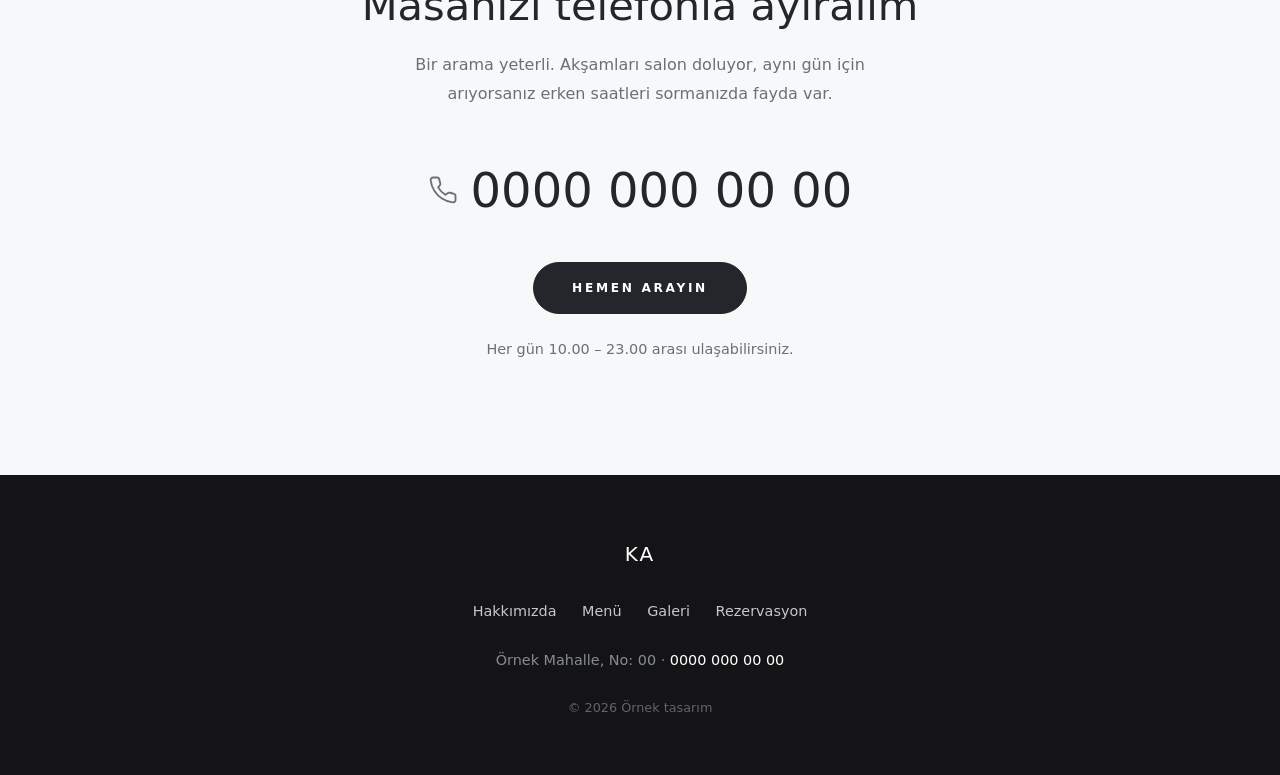
<file: 03-sade/index.html>
<!doctype html>
<html lang="tr">
  <head>
    <meta charset="utf-8" />
    <meta name="viewport" content="width=device-width, initial-scale=1" />
    <title>Restoran &amp; Kafe — Örnek Tasarım</title>
    <meta name="description" content="Örnek restoran ve kafe web sitesi tasarımı: menü, galeri, rezervasyon." />
    <link rel="stylesheet" href="style.css" />
  </head>
  <body>
    <header class="ust" id="ust">
      <div class="kap ust-ic">
        <a href="#ust" class="logo" aria-label="Ana sayfa">KA</a>

        <nav class="menu" aria-label="Ana menü">
          <a href="#ust" class="etkin">ANASAYFA</a>
          <a href="#hakkinda">HAKKIMIZDA</a>
          <a href="#menu">MENÜ</a>
          <a href="#galeri">GALERİ</a>
          <a href="#rezervasyon">REZERVASYON</a>
          <a href="#iletisim">İLETİŞİM</a>
        </nav>

        <button class="menu-ac" type="button" aria-label="Menüyü aç" aria-expanded="false">
          <span></span><span></span><span></span>
        </button>
      </div>
    </header>

    <main>
      <!-- Kahraman -->
      <section class="kahraman">
        <div class="kahraman-ic">
          <h1>Sabah kahvesinden<br />akşam sofrasına</h1>

          <ul class="bilgi">
            <li>
              <svg viewBox="0 0 24 24" aria-hidden="true"><path d="M21 10c0 7-9 13-9 13s-9-6-9-13a9 9 0 0 1 18 0z"/><circle cx="12" cy="10" r="3"/></svg>
              Örnek Mahalle, No: 00
            </li>
            <li>
              <svg viewBox="0 0 24 24" aria-hidden="true"><path d="M22 16.9v3a2 2 0 0 1-2.2 2 19.8 19.8 0 0 1-8.6-3.1 19.5 19.5 0 0 1-6-6A19.8 19.8 0 0 1 2.1 4.2 2 2 0 0 1 4.1 2h3a2 2 0 0 1 2 1.7c.1.9.4 1.8.7 2.7a2 2 0 0 1-.5 2.1L8.1 9.9a16 16 0 0 0 6 6l1.4-1.2a2 2 0 0 1 2.1-.5c.9.3 1.8.6 2.7.7a2 2 0 0 1 1.7 2z"/></svg>
              0000 000 00 00
            </li>
            <li>
              <svg viewBox="0 0 24 24" aria-hidden="true"><circle cx="12" cy="12" r="10"/><path d="M12 6v6l4 2"/></svg>
              Her gün 10.00 – 23.00
            </li>
          </ul>

          <a href="#rezervasyon" class="hap">REZERVASYON</a>
        </div>

        <a href="#hakkinda" class="asagi" aria-label="Aşağı kaydır">
          <svg viewBox="0 0 24 24" aria-hidden="true"><path d="m6 9 6 6 6-6"/></svg>
        </a>
      </section>

      <!-- Hakkımızda -->
      <section class="bolum" id="hakkinda">
        <div class="kap ikili">
          <div>
            <p class="etiket">HAKKIMIZDA</p>
            <h2>Az şey yapıyoruz,<br />onu da iyi yapıyoruz</h2>
            <p class="metin">
              Menüde on kalem var ve hepsi her gün taze hazırlanıyor. Sabah kahve ve fırın,
              akşam mutfak açılıyor. Aynı masada ikisini de bulabilirsiniz.
            </p>
            <p class="metin">
              Rezervasyon şart değil ama akşamları salon doluyor; aramanız bizi de sizi de rahatlatır.
            </p>
            <div class="sayilar">
              <div><strong>12</strong><span>yıllık mutfak</span></div>
              <div><strong>40</strong><span>kişilik salon</span></div>
              <div><strong>7/24</strong><span>online rezervasyon</span></div>
            </div>
          </div>
          <div class="ikili-gorsel" aria-hidden="true"></div>
        </div>
      </section>

      <!-- Menü -->
      <section class="bolum koyu" id="menu">
        <div class="kap">
          <header class="bolum-ust orta">
            <p class="etiket acik">MENÜ</p>
            <h2>Mutfaktan seçmeler</h2>
            <p class="metin orta-metin">
              Menü mevsime göre değişiyor. Tam listeyi masanızdaki karttan görebilirsiniz.
            </p>
          </header>

          <div class="menu-ikili">
            <div class="menu-sutun">
              <h3>BAŞLANGIÇLAR</h3>
              <ul class="menu-liste">
                <li><span class="ad">Mevsim salatası</span><span class="cizgi"></span><span class="fiyat">—</span></li>
                <li><span class="ad">Günün çorbası</span><span class="cizgi"></span><span class="fiyat">—</span></li>
                <li><span class="ad">Fırın mezeler</span><span class="cizgi"></span><span class="fiyat">—</span></li>
                <li><span class="ad">Ev yapımı ekmek</span><span class="cizgi"></span><span class="fiyat">—</span></li>
              </ul>
            </div>
            <div class="menu-sutun">
              <h3>ANA YEMEKLER</h3>
              <ul class="menu-liste">
                <li><span class="ad">Fırında somon</span><span class="cizgi"></span><span class="fiyat">—</span></li>
                <li><span class="ad">Izgara et tabağı</span><span class="cizgi"></span><span class="fiyat">—</span></li>
                <li><span class="ad">Günün makarnası</span><span class="cizgi"></span><span class="fiyat">—</span></li>
                <li><span class="ad">Sebzeli risotto</span><span class="cizgi"></span><span class="fiyat">—</span></li>
              </ul>
            </div>
          </div>
        </div>
      </section>

      <!-- Galeri -->
      <section class="bolum" id="galeri">
        <div class="kap">
          <header class="bolum-ust orta">
            <p class="etiket">GALERİ</p>
            <h2>Salondan kareler</h2>
          </header>
        </div>
        <div class="galeri">
          <div class="kare k1"></div>
          <div class="kare k2"></div>
          <div class="kare k3"></div>
          <div class="kare k4"></div>
        </div>
      </section>

      <!-- Rezervasyon -->
      <section class="rez" id="rezervasyon">
        <div class="kap rez-ic orta">
          <p class="etiket acik">REZERVASYON</p>
          <h2>Masanızı telefonla ayıralım</h2>
          <p class="metin orta-metin">
            Bir arama yeterli. Akşamları salon doluyor, aynı gün için arıyorsanız erken saatleri
            sormanızda fayda var.
          </p>

          <a class="rez-telefon" href="tel:+900000000000">
            <svg viewBox="0 0 24 24" aria-hidden="true"><path d="M22 16.9v3a2 2 0 0 1-2.2 2 19.8 19.8 0 0 1-8.6-3.1 19.5 19.5 0 0 1-6-6A19.8 19.8 0 0 1 2.1 4.2 2 2 0 0 1 4.1 2h3a2 2 0 0 1 2 1.7c.1.9.4 1.8.7 2.7a2 2 0 0 1-.5 2.1L8.1 9.9a16 16 0 0 0 6 6l1.4-1.2a2 2 0 0 1 2.1-.5c.9.3 1.8.6 2.7.7a2 2 0 0 1 1.7 2z"/></svg>
            0000 000 00 00
          </a>

          <a href="tel:+900000000000" class="hap hap-dolu">HEMEN ARAYIN</a>

          <p class="rez-saat">Her gün 10.00 – 23.00 arası ulaşabilirsiniz.</p>
        </div>
      </section>
    </main>

    <footer class="alt" id="iletisim">
      <div class="kap alt-ic">
        <span class="logo logo-alt">KA</span>
        <nav class="alt-menu" aria-label="Alt menü">
          <a href="#hakkinda">Hakkımızda</a>
          <a href="#menu">Menü</a>
          <a href="#galeri">Galeri</a>
          <a href="#rezervasyon">Rezervasyon</a>
        </nav>
        <p class="alt-bilgi">
          Örnek Mahalle, No: 00 · <a href="tel:+900000000000">0000 000 00 00</a>
        </p>
        <p class="telif">© <span id="yil">2026</span> Örnek tasarım</p>
      </div>
    </footer>

    <script>
      document.getElementById('yil').textContent = new Date().getFullYear();

      const ac = document.querySelector('.menu-ac');
      const menu = document.querySelector('.menu');
      ac.addEventListener('click', () => {
        const acik = menu.classList.toggle('acik');
        ac.setAttribute('aria-expanded', String(acik));
      });
      menu.addEventListener('click', (e) => e.target.tagName === 'A' && menu.classList.remove('acik'));

      const ust = document.querySelector('.ust');
      const kontrol = () => ust.classList.toggle('kaydirildi', scrollY > 40);
      kontrol();
      addEventListener('scroll', kontrol, { passive: true });

      const gozlemci = new IntersectionObserver(
        (g) => g.forEach((x) => x.isIntersecting && x.target.classList.add('gorundu')),
        { rootMargin: '0px 0px -10% 0px' },
      );
      document.querySelectorAll('.bolum, .rez').forEach((el) => gozlemci.observe(el));
    </script>
  </body>
</html>
</file>
<file: 01-zarif/style.css>
/* ============================================================
   "Zarif" örnek tasarım — restoran
   Koyu zemin, altın vurgu, el yazısı başlıklar; üst duyuru şeridi.
   Deneme tasarımıdır; marka içermez. Dışarıdan dosya çekilmez.
   ============================================================ */

:root {
  --altin: #b8914c;
  --altin-acik: #d6b377;
  --kurum: #2c2f33;
  --kurum-2: #24272b;
  --siyah: #1a1c1f;
  --metin: #5d646c;
  --metin-koyu: #2c2f33;
  --cizgi: #e6e3dd;
  --kagit: #ffffff;
  --kagit-2: #faf8f4;

  --kenar: clamp(1.25rem, 5vw, 3.5rem);
  --govde: 1180px;
  --elyazisi: Gabriola, "Segoe Script", "Brush Script MT", "Apple Chancery", cursive;
}

* {
  box-sizing: border-box;
}
html {
  scroll-behavior: smooth;
  scroll-padding-top: 84px;
}
body {
  margin: 0;
  background: var(--kagit);
  color: var(--metin);
  font-family: "Segoe UI", system-ui, -apple-system, Roboto, Arial, sans-serif;
  font-size: 16px;
  line-height: 1.75;
  -webkit-font-smoothing: antialiased;
}
h1,
h2,
h3 {
  margin: 0;
  color: var(--metin-koyu);
  font-family: Georgia, "Times New Roman", serif;
  font-weight: 400;
  line-height: 1.25;
}
p {
  margin: 0;
}
a {
  color: inherit;
}
svg {
  display: block;
  max-width: 100%;
}

.kap {
  width: 100%;
  max-width: var(--govde);
  margin-inline: auto;
  padding-inline: var(--kenar);
}
.dar {
  max-width: 740px;
}
.orta {
  text-align: center;
}

.elyazisi {
  font-family: var(--elyazisi);
  font-weight: 400;
  color: var(--altin);
  line-height: 1.1;
}

/* ---------- Düğme ---------- */

.dugme {
  display: inline-flex;
  align-items: center;
  justify-content: center;
  min-height: 50px;
  padding: 0 2rem;
  border: 1px solid var(--altin);
  background: var(--altin);
  color: #fff;
  font: inherit;
  font-size: 0.82rem;
  font-weight: 700;
  letter-spacing: 0.18em;
  cursor: pointer;
  transition: background-color 0.25s, color 0.25s;
}
.dugme:hover {
  background: transparent;
  color: var(--altin);
}
.tam {
  width: 100%;
}

/* ---------- Üst şerit ---------- */

.serit {
  background: var(--altin);
  color: #fff;
  font-size: 0.78rem;
}
.serit-ic {
  display: flex;
  align-items: center;
  gap: 1rem;
  min-height: 40px;
}
.serit-sosyal {
  display: flex;
  gap: 0.9rem;
}
.serit-sosyal svg {
  width: 15px;
  height: 15px;
  fill: currentColor;
  opacity: 0.9;
}
.serit-sosyal a:hover svg {
  opacity: 1;
}
.serit-orta {
  display: none;
  margin-inline: auto;
  letter-spacing: 0.08em;
}
.serit-sag {
  margin-left: auto;
  display: inline-flex;
  align-items: center;
  gap: 0.4rem;
  font-weight: 700;
  letter-spacing: 0.08em;
  text-decoration: none;
}
.serit-sag svg {
  width: 14px;
  height: 14px;
  fill: none;
  stroke: currentColor;
  stroke-width: 2.2;
  stroke-linecap: round;
  stroke-linejoin: round;
}
@media (min-width: 860px) {
  .serit-orta {
    display: block;
  }
  .serit-sag {
    margin-left: 0;
  }
}

/* ---------- Başlık ---------- */

.ust {
  position: sticky;
  top: 0;
  z-index: 50;
  background: #fff;
  border-bottom: 1px solid var(--cizgi);
}
.ust-ic {
  display: flex;
  align-items: center;
  gap: 2rem;
  min-height: 84px;
}
.marka {
  text-decoration: none;
  line-height: 1;
}
.marka-ad {
  display: block;
  font-family: Georgia, serif;
  font-size: 1.7rem;
  letter-spacing: 0.02em;
  color: var(--metin-koyu);
}
.marka-ad b {
  font-weight: 400;
  color: var(--altin);
}
.marka-alt {
  display: block;
  margin-top: 0.25rem;
  font-size: 0.6rem;
  letter-spacing: 0.42em;
  color: var(--metin);
}

.menu {
  display: none;
  margin-left: auto;
  align-items: center;
  gap: 1.6rem;
}
.menu a {
  position: relative;
  padding: 0.3rem 0;
  font-size: 0.78rem;
  font-weight: 600;
  letter-spacing: 0.1em;
  color: var(--metin);
  text-decoration: none;
  transition: color 0.2s;
}
.menu a:hover,
.menu a.etkin {
  color: var(--altin);
}
.menu a.etkin::after {
  content: "";
  position: absolute;
  left: 0;
  right: 0;
  bottom: -3px;
  height: 2px;
  background: var(--altin);
}

.menu-ac {
  margin-left: auto;
  display: grid;
  gap: 5px;
  width: 44px;
  height: 44px;
  place-content: center;
  background: none;
  border: 1px solid var(--cizgi);
  cursor: pointer;
}
.menu-ac span {
  display: block;
  width: 20px;
  height: 2px;
  background: var(--metin-koyu);
}

@media (min-width: 1040px) {
  .menu {
    display: flex;
  }
  .menu-ac {
    display: none;
  }
}
@media (max-width: 1039px) {
  .menu.acik {
    display: flex;
    position: absolute;
    left: 0;
    right: 0;
    top: 100%;
    flex-direction: column;
    align-items: stretch;
    gap: 0;
    padding: 0.4rem var(--kenar) 1rem;
    background: #fff;
    border-bottom: 1px solid var(--cizgi);
  }
  .menu.acik a {
    padding: 0.85rem 0;
    border-bottom: 1px solid var(--cizgi);
  }
  .menu.acik a.etkin::after {
    display: none;
  }
}

/* ---------- Kahraman ---------- */

.kahraman {
  position: relative;
  display: grid;
  place-items: center;
  min-height: min(82vh, 700px);
  padding: 4rem var(--kenar) 3rem;
  text-align: center;
  background-image: linear-gradient(rgb(20 22 25 / 0.68), rgb(20 22 25 / 0.74)),
    url("../gorseller/hero-yemek.jpg");
  background-size: cover;
  background-position: center;
  color: #fff;
}
.hos {
  font-size: clamp(2.2rem, 5vw, 3.4rem);
  color: var(--altin-acik);
}
.kahraman-marka {
  margin-top: 0.4rem;
  font-family: Georgia, serif;
  font-size: clamp(2.6rem, 8vw, 5rem);
  line-height: 1;
  color: #fff;
}
.kahraman-marka b {
  font-weight: 400;
  color: var(--altin-acik);
}
.kahraman-alt {
  margin-top: 0.6rem;
  font-size: 0.78rem;
  letter-spacing: 0.56em;
  color: rgb(255 255 255 / 0.8);
}
.slogan {
  margin-top: 2rem;
  font-size: clamp(1.6rem, 3.6vw, 2.4rem);
  color: #fff;
}

.ok {
  position: absolute;
  top: 45%;
  display: grid;
  place-items: center;
  width: 44px;
  height: 44px;
  padding: 0;
  background: rgb(255 255 255 / 0.12);
  border: 0;
  color: #fff;
  cursor: pointer;
  transition: background-color 0.2s;
}
.ok:hover {
  background: var(--altin);
}
.ok svg {
  width: 22px;
  height: 22px;
  fill: none;
  stroke: currentColor;
  stroke-width: 1.8;
  stroke-linecap: round;
  stroke-linejoin: round;
}
.ok-sol {
  left: 0;
}
.ok-sag {
  right: 0;
}

/* Hero'nun altına oturan üç kutu. Dar ekranda kahraman yazısının üstüne binmesin diye
   akışta kalır; geniş ekranda hero'nun alt kenarına oturur. */
.kutular {
  display: grid;
  gap: 1px;
  grid-template-columns: 1fr;
  margin-top: 3rem;
}
.kutu {
  padding: 1.1rem 1.4rem;
  background: var(--altin);
  color: #fff;
  text-decoration: none;
  transition: background-color 0.25s;
}
.kutu:hover {
  background: #a07c3c;
}
.kutu strong {
  display: block;
  font-size: 0.82rem;
  font-weight: 700;
  letter-spacing: 0.14em;
}
.kutu span {
  font-size: 0.8rem;
  color: rgb(255 255 255 / 0.85);
}
@media (min-width: 820px) {
  .kahraman {
    padding: 5rem var(--kenar) 8rem;
  }
  .kutular {
    position: absolute;
    left: 50%;
    bottom: -1px;
    translate: -50% 0;
    margin-top: 0;
    grid-template-columns: repeat(3, 1fr);
    gap: 1.5rem;
  }
}

/* ---------- Bölümler ---------- */

.bolum {
  padding: clamp(4rem, 8vw, 6.5rem) 0;
  opacity: 0;
  translate: 0 18px;
  transition: opacity 0.7s, translate 0.7s;
}
.bolum.gorundu {
  opacity: 1;
  translate: 0;
}
.bolum.koyu {
  background: var(--kurum);
  color: #c7ccd2;
}
.bolum.koyu h2,
.bolum.koyu h3 {
  color: #fff;
}

.bolum-elyazisi {
  font-size: clamp(1.9rem, 4vw, 2.8rem);
}
.altin {
  color: var(--altin-acik);
}
.bolum h2 {
  margin-top: 0.3rem;
  font-size: clamp(1.6rem, 3.4vw, 2.3rem);
}
.bolum-ust {
  margin-bottom: 3rem;
}
.giris {
  margin-top: 1.4rem;
}

.ayrac {
  display: flex;
  align-items: center;
  justify-content: center;
  gap: 1rem;
  margin-top: 2.2rem;
}
.ayrac span {
  width: clamp(40px, 14vw, 120px);
  height: 1px;
  background: var(--cizgi);
}
.ayrac i {
  width: 9px;
  height: 9px;
  rotate: 45deg;
  background: var(--altin);
}

/* ---------- Menü ---------- */

.menu-izgara {
  display: grid;
  gap: 2rem;
  grid-template-columns: repeat(auto-fit, minmax(260px, 1fr));
}
.yemek {
  display: grid;
  gap: 1.1rem;
}
.yemek-gorsel {
  aspect-ratio: 4 / 3;
  background-size: cover;
  background-position: center;
}
.y1 {
  background-image: url("../gorseller/yemek-1.jpg");
}
.y2 {
  background-image: url("../gorseller/yemek-2.jpg");
}
.y3 {
  background-image: url("../gorseller/yemek-3.jpg");
}
.yemek-satir {
  display: flex;
  align-items: baseline;
  gap: 0.6rem;
}
.yemek h3 {
  font-size: 1.25rem;
}
.nokta {
  flex: 1;
  border-bottom: 1px dotted rgb(255 255 255 / 0.3);
  translate: 0 -4px;
}
.fiyat {
  font-family: Georgia, serif;
  color: var(--altin-acik);
}
.yemek p {
  font-size: 0.92rem;
}
.menu-not {
  margin-top: 2.5rem;
  text-align: center;
  font-size: 0.82rem;
  color: #98a0a8;
}

/* ---------- Galeri ---------- */

.galeri {
  display: grid;
  gap: 0.75rem;
  grid-template-columns: repeat(2, 1fr);
}
.kare {
  aspect-ratio: 1;
  background-size: cover;
  background-position: center;
  transition: opacity 0.25s;
}
.kare:hover {
  opacity: 0.85;
}
.g1 { background-image: url("../gorseller/mekan-1.jpg"); }
.g2 { background-image: url("../gorseller/yemek-1.jpg"); }
.g3 { background-image: url("../gorseller/mekan-2.jpg"); }
.g4 { background-image: url("../gorseller/yemek-3.jpg"); }
.g5 { background-image: url("../gorseller/mekan-3.jpg"); }
.g6 { background-image: url("../gorseller/yemek-2.jpg"); }
@media (min-width: 760px) {
  .galeri {
    grid-template-columns: repeat(3, 1fr);
  }
}

/* ---------- Rezervasyon ---------- */

.rezervasyon {
  padding: clamp(4rem, 8vw, 6.5rem) 0;
  background-image: linear-gradient(rgb(20 22 25 / 0.82), rgb(20 22 25 / 0.88)),
    url("../gorseller/mekan-2.jpg");
  background-size: cover;
  background-position: center;
  background-attachment: scroll;
  color: #c7ccd2;
  opacity: 0;
  transition: opacity 0.8s;
}
.rezervasyon.gorundu {
  opacity: 1;
}
.rezervasyon h2 {
  color: #fff;
}
.rez-ic {
  max-width: 760px;
}
.rez-metin {
  margin-top: 1.2rem;
  max-width: 44ch;
}
.rez-bilgi {
  margin: 2rem 0 0;
  padding: 0;
  list-style: none;
  display: grid;
  gap: 1rem;
}
.rez-bilgi li {
  display: grid;
  gap: 0.1rem;
  padding-bottom: 1rem;
  border-bottom: 1px solid rgb(255 255 255 / 0.12);
}
.rez-bilgi span {
  font-size: 0.7rem;
  font-weight: 700;
  letter-spacing: 0.22em;
  text-transform: uppercase;
  color: var(--altin-acik);
}
.rez-bilgi a,
.rez-bilgi strong {
  font-size: 1.1rem;
  font-weight: 600;
  color: #fff;
  text-decoration: none;
}

.rez-metin.orta,
.rez-ic.orta .rez-metin {
  margin-inline: auto;
}

/* Telefonla rezervasyon: form yerine büyük numara ve arama düğmesi */
.rez-telefon {
  /* Kendi satırında dursun; düğmeyle yan yana sıkışmasın */
  display: flex;
  justify-content: center;
  align-items: center;
  gap: 0.8rem;
  margin: 2.2rem 0 1.6rem;
  font-family: Georgia, serif;
  font-size: clamp(1.9rem, 5vw, 3rem);
  color: #fff;
  text-decoration: none;
}
.rez-telefon svg {
  width: clamp(24px, 4vw, 34px);
  height: clamp(24px, 4vw, 34px);
  fill: none;
  stroke: var(--altin-acik);
  stroke-width: 1.6;
  stroke-linecap: round;
  stroke-linejoin: round;
}
.rez-telefon:hover {
  color: var(--altin-acik);
}
.rez-saat {
  margin-top: 1.6rem;
  font-size: 0.9rem;
}

/* ---------- Alt ---------- */

.alt {
  padding: 3.5rem 0 2rem;
  background: var(--siyah);
  color: #9aa1a9;
  font-size: 0.92rem;
}
.alt-ic {
  display: grid;
  gap: 2.5rem;
  grid-template-columns: repeat(auto-fit, minmax(210px, 1fr));
}
.alt h3 {
  margin-bottom: 0.7rem;
  font-size: 0.78rem;
  font-weight: 700;
  letter-spacing: 0.2em;
  text-transform: uppercase;
  color: var(--altin-acik);
  font-family: inherit;
}
.alt a {
  color: #fff;
  text-decoration: none;
}
.alt-marka {
  font-size: 1.5rem;
  color: #fff;
}
.alt-marka b {
  color: var(--altin-acik);
}
.alt-metin {
  margin-top: 0.6rem;
}
.telif {
  margin-top: 2.5rem;
  padding-top: 1.5rem;
  border-top: 1px solid rgb(255 255 255 / 0.1);
  font-size: 0.82rem;
  color: #6e767e;
}

/* ---------- Hareket azaltma ---------- */

@media (prefers-reduced-motion: reduce) {
  html {
    scroll-behavior: auto;
  }
  .bolum,
  .rezervasyon {
    opacity: 1;
    translate: none;
    transition: none;
  }
}
</file>
<file: 02-sicak/style.css>
/* ============================================================
   "Sıcak" örnek tasarım — kahve dükkânı
   Koyu kahve üst menü (iki satırlı başlıklar + ortada yuvarlak rozet),
   tam ekran fotoğraf, krem vurgu kutuları, turuncu düğmeler.
   Deneme tasarımıdır; marka içermez. Dışarıdan dosya çekilmez.
   ============================================================ */

:root {
  --turuncu: #e8792b;
  --turuncu-koyu: #c9641d;
  --kahve: #342a24;
  --kahve-acik: #4a3c33;
  --krem: #f7f0e3;
  --krem-2: #fbf7ef;
  --metin: #5f564f;
  --metin-koyu: #2b231e;
  --cizgi: #e6ded0;

  --kenar: clamp(1.25rem, 4vw, 3rem);
  --govde: 1200px;
}

* {
  box-sizing: border-box;
}
html {
  scroll-behavior: smooth;
  scroll-padding-top: 96px;
}
body {
  margin: 0;
  background: #fff;
  color: var(--metin);
  font-family: "Segoe UI", system-ui, -apple-system, Roboto, Arial, sans-serif;
  font-size: 16px;
  line-height: 1.75;
  -webkit-font-smoothing: antialiased;
}
h1,
h2,
h3 {
  margin: 0;
  color: var(--metin-koyu);
  font-weight: 800;
  line-height: 1.18;
  letter-spacing: -0.01em;
}
p {
  margin: 0;
}
a {
  color: inherit;
}
svg {
  display: block;
}

.kap {
  width: 100%;
  max-width: var(--govde);
  margin-inline: auto;
  padding-inline: var(--kenar);
}
.orta {
  text-align: center;
}

/* ---------- Düğme ---------- */

.dugme {
  display: inline-flex;
  align-items: center;
  justify-content: center;
  min-height: 46px;
  padding: 0 1.5rem;
  background: var(--turuncu);
  border: 0;
  color: #fff;
  font: inherit;
  font-size: 0.78rem;
  font-weight: 800;
  letter-spacing: 0.1em;
  text-decoration: none;
  cursor: pointer;
  transition: background-color 0.2s;
}
.dugme:hover {
  background: var(--turuncu-koyu);
}
.dugme-ok {
  background: var(--kahve-acik);
}
.dugme-ok:hover {
  background: var(--kahve);
}

/* ---------- Üst menü ---------- */

.ust {
  position: sticky;
  top: 0;
  z-index: 60;
  background: var(--kahve);
}
.ust-ic {
  position: relative;
  display: flex;
  align-items: flex-start;
  justify-content: space-between;
  gap: 1rem;
  max-width: var(--govde);
  margin-inline: auto;
  padding: 0.9rem var(--kenar);
  min-height: 74px;
}

.menu {
  display: none;
  gap: 2.2rem;
  padding-top: 0.2rem;
}
.menu-sol {
  justify-content: flex-start;
}
.menu-sag {
  justify-content: flex-end;
}
.menu a {
  display: grid;
  gap: 0.1rem;
  text-decoration: none;
  text-align: center;
}
.menu b {
  font-size: 0.8rem;
  font-weight: 800;
  letter-spacing: 0.08em;
  color: var(--turuncu);
  transition: color 0.2s;
}
.menu span {
  font-size: 0.68rem;
  letter-spacing: 0.03em;
  color: #b3a79c;
}
.menu a:hover b {
  color: #fff;
}

/* Ortadaki yuvarlak rozet */
.rozet {
  position: absolute;
  left: 50%;
  top: 0.5rem;
  translate: -50% 0;
  display: none;
  width: 108px;
  height: 108px;
  border-radius: 50%;
  background: var(--krem);
  border: 3px solid var(--kahve-acik);
  box-shadow: 0 0 0 4px var(--kahve);
  text-decoration: none;
  place-items: center;
}
.rozet-ic {
  display: grid;
  justify-items: center;
  gap: 0.1rem;
  line-height: 1;
  text-align: center;
}
.rozet i {
  font-style: normal;
}
.rozet-ust {
  font-size: 0.56rem;
  font-weight: 800;
  letter-spacing: 0.24em;
  color: var(--metin);
}
.rozet-ad {
  font-family: Georgia, "Times New Roman", serif;
  font-size: 1.35rem;
  color: var(--metin-koyu);
}
.rozet-alt {
  font-size: 0.45rem;
  font-weight: 700;
  letter-spacing: 0.18em;
  color: var(--turuncu);
}

.menu-ac {
  display: grid;
  gap: 5px;
  width: 44px;
  height: 44px;
  margin-left: auto;
  place-content: center;
  background: none;
  border: 1px solid rgb(255 255 255 / 0.2);
  cursor: pointer;
}
.menu-ac span {
  display: block;
  width: 20px;
  height: 2px;
  background: #fff;
}

.mobil-menu {
  display: none;
  flex-direction: column;
  padding: 0 var(--kenar) 1rem;
  background: var(--kahve);
}
.mobil-menu.acik {
  display: flex;
}
.mobil-menu a {
  padding: 0.85rem 0;
  border-top: 1px solid rgb(255 255 255 / 0.1);
  font-size: 0.82rem;
  font-weight: 800;
  letter-spacing: 0.08em;
  color: var(--turuncu);
  text-decoration: none;
}

@media (min-width: 1060px) {
  .menu,
  .rozet {
    display: flex;
  }
  .rozet {
    display: grid;
  }
  .menu-ac {
    display: none;
  }
  .ust-ic {
    min-height: 92px;
  }
}

/* ---------- Kahraman ---------- */

.kahraman {
  position: relative;
  display: grid;
  place-items: center;
  min-height: min(88vh, 760px);
  padding: 5rem var(--kenar) 9rem;
  background-image: linear-gradient(rgb(40 30 22 / 0.35), rgb(40 30 22 / 0.45)),
    url("../gorseller/kahve-1.jpg");
  background-size: cover;
  background-position: center;
  text-align: center;
}
.kahraman h1 {
  font-size: clamp(1.7rem, 5.2vw, 3.3rem);
  font-weight: 800;
  letter-spacing: 0.01em;
  line-height: 1.5;
}
.kahraman h1 span {
  background: var(--krem);
  box-shadow: 0.5rem 0 0 var(--krem), -0.5rem 0 0 var(--krem);
  color: var(--metin-koyu);
}
.kahraman-alt {
  margin-top: 1.2rem;
  font-size: clamp(0.9rem, 2.2vw, 1.3rem);
  font-weight: 700;
  letter-spacing: 0.04em;
  line-height: 1.8;
}
.kahraman-alt span {
  background: var(--krem);
  box-shadow: 0.4rem 0 0 var(--krem), -0.4rem 0 0 var(--krem);
  color: var(--metin-koyu);
}

/* Alt bülten şeridi */
.bulten {
  position: absolute;
  inset: auto 0 0;
  background: rgb(52 42 36 / 0.94);
  padding: 0.9rem 0;
}
.bulten-ic {
  display: flex;
  flex-wrap: wrap;
  align-items: center;
  gap: 0.8rem;
}
.bulten-yazi {
  display: grid;
  margin-right: auto;
  line-height: 1.35;
}
.bulten-yazi strong {
  font-size: 0.86rem;
  font-weight: 800;
  letter-spacing: 0.05em;
  color: #fff;
}
.bulten-yazi span {
  font-size: 0.78rem;
  color: #b3a79c;
}
.bulten-form {
  display: flex;
  gap: 0.5rem;
}
.bulten-form input {
  min-width: 180px;
  padding: 0 0.9rem;
  height: 46px;
  border: 1px solid rgb(255 255 255 / 0.2);
  background: rgb(255 255 255 / 0.95);
  font: inherit;
  font-size: 0.88rem;
  color: var(--metin-koyu);
}
.bulten-form input:focus {
  outline: 2px solid var(--turuncu);
  outline-offset: 1px;
}

/* ---------- Bölümler ---------- */

.bolum {
  padding: clamp(3.5rem, 8vw, 6rem) 0;
  opacity: 0;
  translate: 0 18px;
  transition: opacity 0.7s, translate 0.7s;
}
.bolum.gorundu {
  opacity: 1;
  translate: 0;
}
.krem {
  background: var(--krem-2);
}

.etiket {
  margin-bottom: 0.7rem;
  font-size: 0.74rem;
  font-weight: 800;
  letter-spacing: 0.22em;
  color: var(--turuncu);
}
.bolum h2 {
  font-size: clamp(1.7rem, 4vw, 2.5rem);
}
.bolum-ust {
  margin-bottom: 2.8rem;
}
.bolum-metin {
  max-width: 54ch;
  margin-top: 1rem;
}
.bolum-ust.orta .bolum-metin {
  margin-inline: auto;
}

/* ---------- Ürünler ---------- */

.urun-izgara {
  display: grid;
  gap: 1.5rem;
  grid-template-columns: repeat(auto-fit, minmax(250px, 1fr));
}
.urun {
  background: #fff;
  border: 1px solid var(--cizgi);
  transition: translate 0.25s, border-color 0.25s;
}
.urun:hover {
  translate: 0 -5px;
  border-color: var(--turuncu);
}
.urun-gorsel {
  aspect-ratio: 4 / 3;
  background-size: cover;
  background-position: center;
}
.u1 { background-image: url("../gorseller/kahve-2.jpg"); }
.u2 { background-image: url("../gorseller/kahve-3.jpg"); }
.u3 { background-image: url("../gorseller/kahve-1.jpg"); }
.urun-ic {
  display: grid;
  gap: 0.4rem;
  padding: 1.5rem;
}
.urun h3 {
  font-size: 1.2rem;
}
.urun p {
  font-size: 0.92rem;
}
.urun-fiyat {
  margin-top: 0.4rem;
  font-size: 1.1rem;
  font-weight: 800;
  color: var(--turuncu);
}

/* ---------- İkili (hakkımızda) ---------- */

.ikili {
  display: grid;
  gap: 2.5rem;
  align-items: center;
}
.ikili-gorsel {
  aspect-ratio: 4 / 3;
  background-image: url("../gorseller/mekan-1.jpg");
  background-size: cover;
  background-position: center;
}
.liste {
  margin: 1.4rem 0 1.8rem;
  padding: 0;
  list-style: none;
  display: grid;
  gap: 0.6rem;
}
.liste li {
  position: relative;
  padding-left: 1.6rem;
}
.liste li::before {
  content: "";
  position: absolute;
  left: 0;
  top: 0.72em;
  width: 8px;
  height: 8px;
  border-radius: 50%;
  background: var(--turuncu);
}
@media (min-width: 900px) {
  .ikili {
    grid-template-columns: 1fr 1fr;
    gap: 3.5rem;
  }
}

/* ---------- Özel seçki ---------- */

.secki {
  display: grid;
  gap: 0;
  background: var(--kahve);
  color: #cdc3b9;
}
.secki-gorsel {
  min-height: 260px;
  background-image: url("../gorseller/kahve-3.jpg");
  background-size: cover;
  background-position: center;
}
.secki-ic {
  padding: clamp(1.8rem, 5vw, 3rem);
}
.secki h3 {
  font-size: clamp(1.4rem, 3vw, 2rem);
  color: #fff;
}
.secki p {
  margin-top: 1rem;
  max-width: 48ch;
}
.notlar {
  display: flex;
  flex-wrap: wrap;
  gap: 2rem;
  margin: 1.8rem 0 0;
  padding-top: 1.4rem;
  border-top: 1px solid rgb(255 255 255 / 0.14);
}
.notlar div {
  display: grid;
}
.notlar dt {
  font-size: 0.68rem;
  font-weight: 800;
  letter-spacing: 0.18em;
  text-transform: uppercase;
  color: var(--turuncu);
}
.notlar dd {
  margin: 0;
  font-size: 1.05rem;
  font-weight: 700;
  color: #fff;
}
@media (min-width: 880px) {
  .secki {
    grid-template-columns: 1fr 1.2fr;
  }
}

/* ---------- Blog ---------- */

.yazi-izgara {
  display: grid;
  gap: 1.5rem;
  grid-template-columns: repeat(auto-fit, minmax(250px, 1fr));
}
.yazi {
  background: #fff;
  border: 1px solid var(--cizgi);
}
.yazi-gorsel {
  aspect-ratio: 16 / 10;
  background-size: cover;
  background-position: center;
}
.b1 { background-image: url("../gorseller/kahve-2.jpg"); }
.b2 { background-image: url("../gorseller/kahve-1.jpg"); }
.b3 { background-image: url("../gorseller/mekan-3.jpg"); }
.yazi-ic {
  padding: 1.5rem;
}
.yazi-tarih {
  font-size: 0.7rem;
  font-weight: 800;
  letter-spacing: 0.18em;
  text-transform: uppercase;
  color: var(--turuncu);
}
.yazi h3 {
  margin: 0.5rem 0 0.6rem;
  font-size: 1.15rem;
}
.yazi p {
  font-size: 0.92rem;
}
.bag {
  display: inline-block;
  margin-top: 1rem;
  font-size: 0.74rem;
  font-weight: 800;
  letter-spacing: 0.14em;
  color: var(--turuncu);
  text-decoration: none;
}

/* ---------- Alt ---------- */

.alt {
  padding: 3.5rem 0 2rem;
  background: var(--kahve);
  color: #b3a79c;
  font-size: 0.92rem;
}
.alt-ic {
  display: grid;
  gap: 2.5rem;
  grid-template-columns: repeat(auto-fit, minmax(200px, 1fr));
}
.alt h3 {
  margin-bottom: 0.6rem;
  font-size: 0.74rem;
  font-weight: 800;
  letter-spacing: 0.2em;
  color: var(--turuncu);
}
.alt a {
  color: #fff;
  text-decoration: none;
}
.alt-marka {
  font-family: Georgia, serif;
  font-size: 1.4rem;
  color: #fff;
  margin-bottom: 0.5rem;
}
.telif {
  margin-top: 2.5rem;
  padding-top: 1.4rem;
  border-top: 1px solid rgb(255 255 255 / 0.1);
  font-size: 0.8rem;
  color: #897d73;
}

/* ---------- Hareket azaltma ---------- */

@media (prefers-reduced-motion: reduce) {
  html {
    scroll-behavior: auto;
  }
  .bolum {
    opacity: 1;
    translate: none;
    transition: none;
  }
  .urun:hover {
    translate: none;
  }
}
</file>
<file: 03-sade/style.css>
/* ============================================================
   "Sade" örnek tasarım — restoran & kafe
   Tam ekran koyu fotoğraf, ince ve geniş aralıklı başlık, beyaz hap düğme,
   az renk. Deneme tasarımıdır; marka içermez. Dışarıdan dosya çekilmez.
   ============================================================ */

:root {
  --siyah: #141416;
  --siyah-2: #1c1d20;
  --metin: #6b7077;
  --metin-koyu: #23262a;
  --cizgi: #e6e8ea;
  --kagit: #ffffff;
  --kagit-2: #f7f8f9;

  --kenar: clamp(1.25rem, 5vw, 3.5rem);
  --govde: 1180px;
  --ince: "Segoe UI Light", "Segoe UI", system-ui, -apple-system, Helvetica, Arial, sans-serif;
}

* {
  box-sizing: border-box;
}
html {
  scroll-behavior: smooth;
  scroll-padding-top: 80px;
}
body {
  margin: 0;
  background: var(--kagit);
  color: var(--metin);
  font-family: "Segoe UI", system-ui, -apple-system, Roboto, Arial, sans-serif;
  font-size: 16px;
  line-height: 1.8;
  -webkit-font-smoothing: antialiased;
}
h1,
h2,
h3 {
  margin: 0;
  color: var(--metin-koyu);
  font-family: var(--ince);
  font-weight: 300;
  line-height: 1.25;
}
p {
  margin: 0;
}
a {
  color: inherit;
}
svg {
  display: block;
}

.kap {
  width: 100%;
  max-width: var(--govde);
  margin-inline: auto;
  padding-inline: var(--kenar);
}
.orta {
  text-align: center;
}

/* ---------- Hap düğme ---------- */

.hap {
  display: inline-flex;
  align-items: center;
  justify-content: center;
  min-height: 52px;
  padding: 0 2.4rem;
  border: 1px solid #fff;
  border-radius: 999px;
  background: #fff;
  color: var(--metin-koyu);
  font: inherit;
  font-size: 0.76rem;
  font-weight: 700;
  letter-spacing: 0.22em;
  text-decoration: none;
  cursor: pointer;
  transition: background-color 0.25s, color 0.25s;
}
.hap:hover {
  background: transparent;
  color: #fff;
}
.hap-dolu {
  border-color: var(--metin-koyu);
  background: var(--metin-koyu);
  color: #fff;
}
.hap-dolu:hover {
  background: transparent;
  color: var(--metin-koyu);
}

/* ---------- Üst ---------- */

.ust {
  position: fixed;
  inset: 0 0 auto;
  z-index: 60;
  transition: background-color 0.3s, border-color 0.3s;
  border-bottom: 1px solid transparent;
}
.ust.kaydirildi {
  background: rgb(20 20 22 / 0.95);
  border-bottom-color: rgb(255 255 255 / 0.1);
  backdrop-filter: blur(8px);
}
.ust-ic {
  display: flex;
  align-items: center;
  gap: 2rem;
  min-height: 80px;
}

.logo {
  display: grid;
  place-items: center;
  min-width: 46px;
  height: 46px;
  padding: 0 0.5rem;
  font-family: var(--ince);
  font-size: 1.25rem;
  font-weight: 300;
  letter-spacing: 0.1em;
  color: #fff;
  text-decoration: none;
}

.menu {
  display: none;
  margin-left: auto;
  gap: 1.8rem;
}
.menu a {
  font-size: 0.74rem;
  font-weight: 600;
  letter-spacing: 0.14em;
  color: rgb(255 255 255 / 0.72);
  text-decoration: none;
  transition: color 0.2s;
}
.menu a:hover,
.menu a.etkin {
  color: #fff;
}

.menu-ac {
  margin-left: auto;
  display: grid;
  gap: 5px;
  width: 44px;
  height: 44px;
  place-content: center;
  background: none;
  border: 0;
  cursor: pointer;
}
.menu-ac span {
  display: block;
  width: 22px;
  height: 1.5px;
  background: #fff;
}

@media (min-width: 1000px) {
  .menu {
    display: flex;
  }
  .menu-ac {
    display: none;
  }
}
@media (max-width: 999px) {
  .menu.acik {
    display: flex;
    position: absolute;
    left: 0;
    right: 0;
    top: 100%;
    flex-direction: column;
    gap: 0;
    padding: 0.4rem var(--kenar) 1.2rem;
    background: rgb(20 20 22 / 0.97);
  }
  .menu.acik a {
    padding: 0.9rem 0;
    border-bottom: 1px solid rgb(255 255 255 / 0.1);
  }
}

/* ---------- Kahraman ---------- */

.kahraman {
  position: relative;
  display: grid;
  place-items: center;
  min-height: 100svh;
  padding: 7rem var(--kenar) 5rem;
  background-image: linear-gradient(rgb(12 13 15 / 0.62), rgb(12 13 15 / 0.68)),
    url("../gorseller/hero-masa.jpg");
  background-size: cover;
  background-position: center;
  text-align: center;
  color: #fff;
}
.kahraman-ic {
  max-width: 900px;
}
.kahraman h1 {
  font-size: clamp(2.2rem, 6vw, 4.2rem);
  font-weight: 300;
  color: #fff;
  letter-spacing: 0.01em;
}

.bilgi {
  display: flex;
  flex-wrap: wrap;
  justify-content: center;
  gap: 1.2rem 2.2rem;
  margin: 2.2rem 0 2.6rem;
  padding: 0;
  list-style: none;
  font-size: 0.9rem;
  color: rgb(255 255 255 / 0.88);
}
.bilgi li {
  display: inline-flex;
  align-items: center;
  gap: 0.55rem;
}
.bilgi svg {
  width: 16px;
  height: 16px;
  fill: none;
  stroke: currentColor;
  stroke-width: 1.6;
  stroke-linecap: round;
  stroke-linejoin: round;
  opacity: 0.85;
}

.asagi {
  position: absolute;
  bottom: 2rem;
  left: 50%;
  translate: -50% 0;
  display: grid;
  place-items: center;
  width: 42px;
  height: 42px;
  color: rgb(255 255 255 / 0.8);
  animation: zipla 2.4s ease-in-out infinite;
}
.asagi svg {
  width: 24px;
  height: 24px;
  fill: none;
  stroke: currentColor;
  stroke-width: 1.4;
  stroke-linecap: round;
  stroke-linejoin: round;
}
@keyframes zipla {
  0%, 100% { translate: -50% 0; }
  50% { translate: -50% 8px; }
}

/* ---------- Bölümler ---------- */

.bolum {
  padding: clamp(4rem, 9vw, 7rem) 0;
  opacity: 0;
  translate: 0 18px;
  transition: opacity 0.75s, translate 0.75s;
}
.bolum.gorundu {
  opacity: 1;
  translate: 0;
}
.bolum.koyu {
  background: var(--siyah);
  color: #9aa0a7;
}
.bolum.koyu h2,
.bolum.koyu h3 {
  color: #fff;
}

.etiket {
  margin-bottom: 1rem;
  font-size: 0.7rem;
  font-weight: 700;
  letter-spacing: 0.32em;
  color: var(--metin);
}
.etiket.acik {
  color: rgb(255 255 255 / 0.55);
}
.bolum h2,
.rez h2 {
  font-size: clamp(1.7rem, 4vw, 2.6rem);
}
.bolum-ust {
  margin-bottom: 3rem;
}
.metin {
  margin-top: 1.2rem;
  max-width: 52ch;
}
.orta-metin {
  margin-inline: auto;
}

/* ---------- Hakkımızda ---------- */

.ikili {
  display: grid;
  gap: 2.5rem;
  align-items: center;
}
.ikili-gorsel {
  aspect-ratio: 4 / 5;
  background-image: url("../gorseller/yemek-2.jpg");
  background-size: cover;
  background-position: center;
}
.sayilar {
  display: flex;
  flex-wrap: wrap;
  gap: 2.5rem;
  margin-top: 2.5rem;
  padding-top: 1.8rem;
  border-top: 1px solid var(--cizgi);
}
.sayilar div {
  display: grid;
}
.sayilar strong {
  font-family: var(--ince);
  font-size: 2rem;
  font-weight: 300;
  color: var(--metin-koyu);
  line-height: 1.1;
}
.sayilar span {
  font-size: 0.82rem;
}
@media (min-width: 900px) {
  .ikili {
    grid-template-columns: 1.1fr 0.9fr;
    gap: 4rem;
  }
}

/* ---------- Menü ---------- */

.menu-ikili {
  display: grid;
  gap: 3rem;
}
.menu-sutun h3 {
  margin-bottom: 1.6rem;
  padding-bottom: 1rem;
  border-bottom: 1px solid rgb(255 255 255 / 0.14);
  font-size: 0.78rem;
  font-weight: 700;
  letter-spacing: 0.26em;
  font-family: inherit;
}
.menu-liste {
  margin: 0;
  padding: 0;
  list-style: none;
  display: grid;
  gap: 1.1rem;
}
.menu-liste li {
  display: flex;
  align-items: baseline;
  gap: 0.8rem;
}
.menu-liste .ad {
  color: #e2e5e8;
}
.menu-liste .cizgi {
  flex: 1;
  border-bottom: 1px dotted rgb(255 255 255 / 0.25);
  translate: 0 -4px;
}
.menu-liste .fiyat {
  color: rgb(255 255 255 / 0.6);
}
@media (min-width: 820px) {
  .menu-ikili {
    grid-template-columns: 1fr 1fr;
    gap: 4rem;
  }
}

/* ---------- Galeri ---------- */

.galeri {
  display: grid;
  grid-template-columns: repeat(2, 1fr);
}
.kare {
  aspect-ratio: 1;
  background-size: cover;
  background-position: center;
  transition: opacity 0.3s;
}
.kare:hover {
  opacity: 0.86;
}
.k1 { background-image: url("../gorseller/mekan-1.jpg"); }
.k2 { background-image: url("../gorseller/yemek-1.jpg"); }
.k3 { background-image: url("../gorseller/mekan-3.jpg"); }
.k4 { background-image: url("../gorseller/yemek-3.jpg"); }
@media (min-width: 760px) {
  .galeri {
    grid-template-columns: repeat(4, 1fr);
  }
}

/* ---------- Rezervasyon ---------- */

.rez {
  padding: clamp(4rem, 9vw, 7rem) 0;
  background: var(--kagit-2);
  opacity: 0;
  translate: 0 18px;
  transition: opacity 0.75s, translate 0.75s;
}
.rez.gorundu {
  opacity: 1;
  translate: 0;
}
.rez .etiket.acik {
  color: var(--metin);
}
.rez-ic {
  max-width: 760px;
  margin-inline: auto;
}
/* Telefonla rezervasyon: form yerine büyük numara ve arama düğmesi */
.rez-telefon {
  /* Kendi satırında dursun; düğmeyle yan yana sıkışmasın */
  display: flex;
  justify-content: center;
  align-items: center;
  gap: 0.8rem;
  margin: 2.4rem 0 1.8rem;
  font-family: var(--ince);
  font-size: clamp(1.9rem, 5vw, 3rem);
  font-weight: 300;
  color: var(--metin-koyu);
  text-decoration: none;
}
.rez-telefon svg {
  width: clamp(22px, 3.5vw, 30px);
  height: clamp(22px, 3.5vw, 30px);
  fill: none;
  stroke: var(--metin);
  stroke-width: 1.5;
  stroke-linecap: round;
  stroke-linejoin: round;
}
.rez-telefon:hover {
  color: var(--metin);
}
.rez-saat {
  margin-top: 1.4rem;
  font-size: 0.9rem;
}

/* ---------- Alt ---------- */

.alt {
  padding: 3.5rem 0;
  background: var(--siyah);
  color: #868c93;
  text-align: center;
  font-size: 0.9rem;
}
.alt-ic {
  display: grid;
  gap: 1.4rem;
  justify-items: center;
}
.logo-alt {
  color: #fff;
}
.alt-menu {
  display: flex;
  flex-wrap: wrap;
  justify-content: center;
  gap: 1.6rem;
}
.alt-menu a {
  text-decoration: none;
  color: #c3c8cd;
}
.alt-menu a:hover {
  color: #fff;
}
.alt-bilgi a {
  color: #fff;
  text-decoration: none;
}
.telif {
  font-size: 0.8rem;
  color: #5e656c;
}

/* ---------- Hareket azaltma ---------- */

@media (prefers-reduced-motion: reduce) {
  html {
    scroll-behavior: auto;
  }
  .bolum,
  .rez {
    opacity: 1;
    translate: none;
    transition: none;
  }
  .asagi {
    animation: none;
  }
}
</file>
